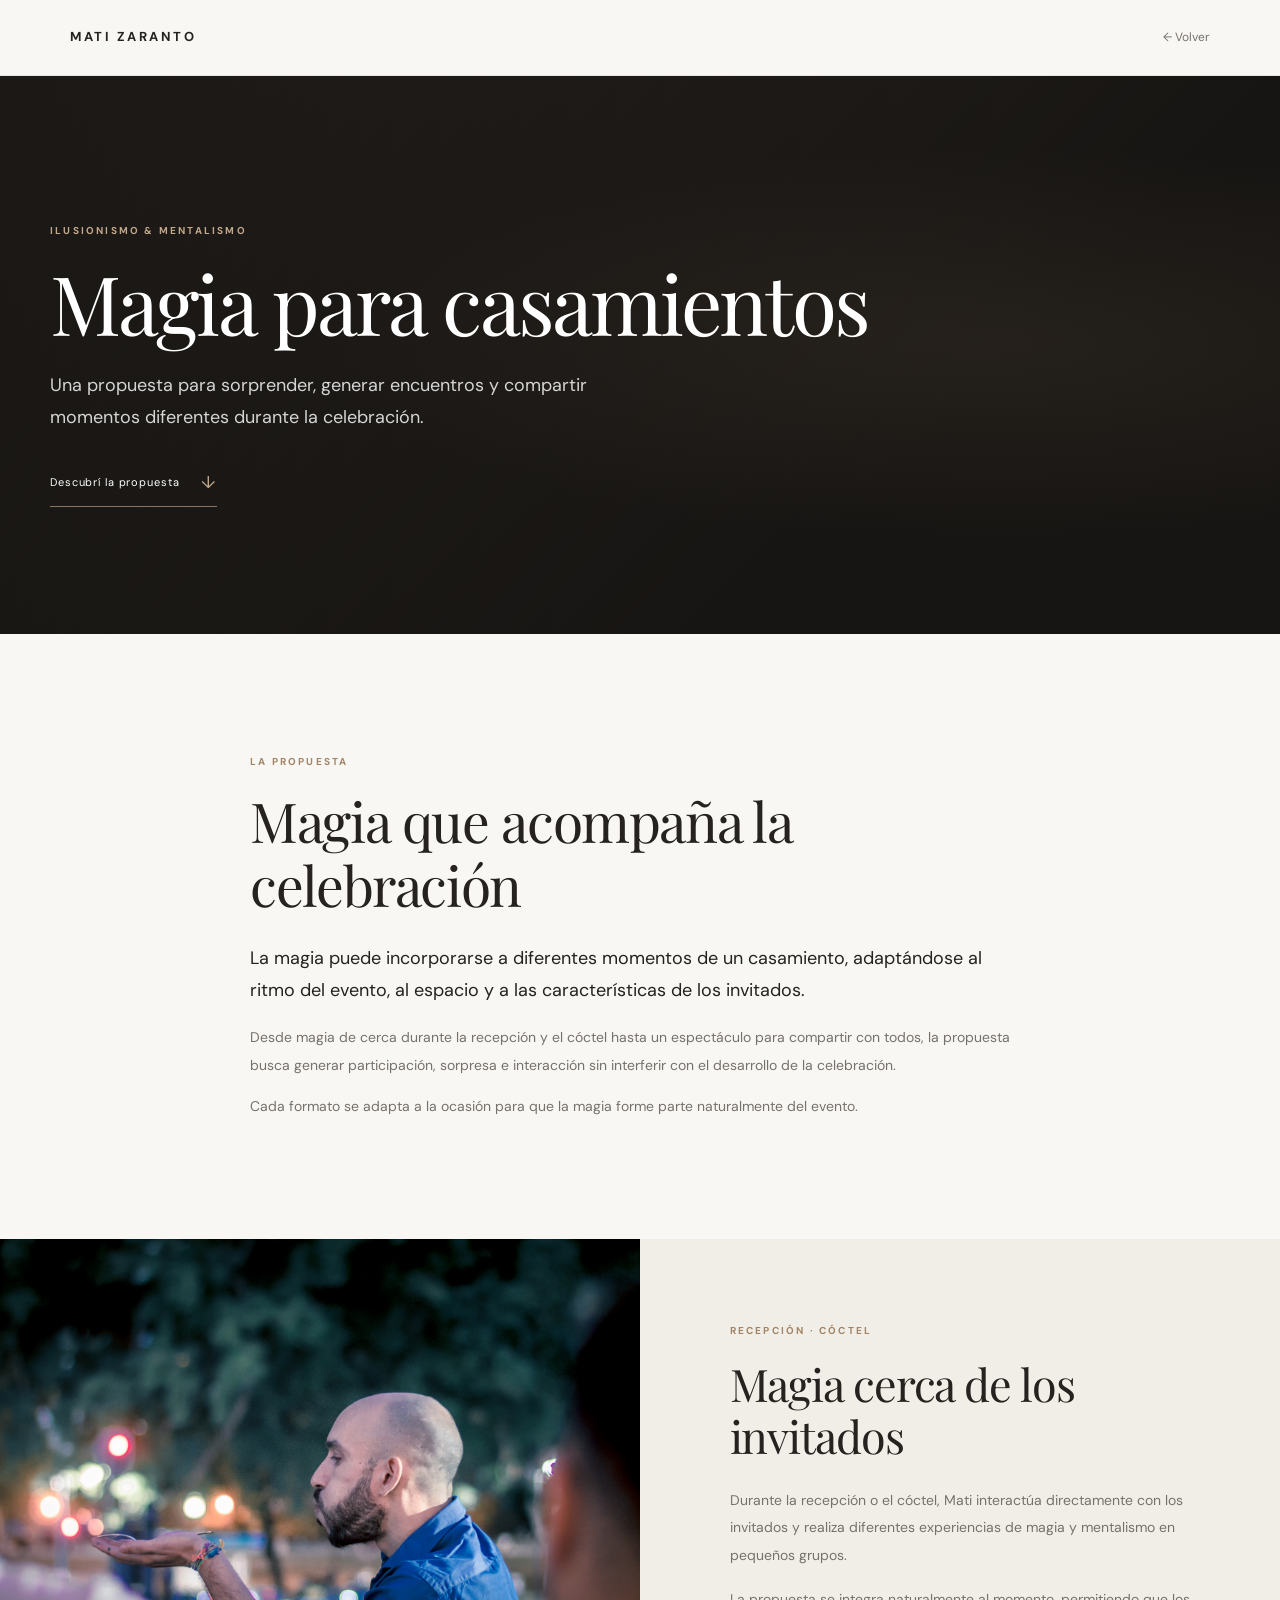
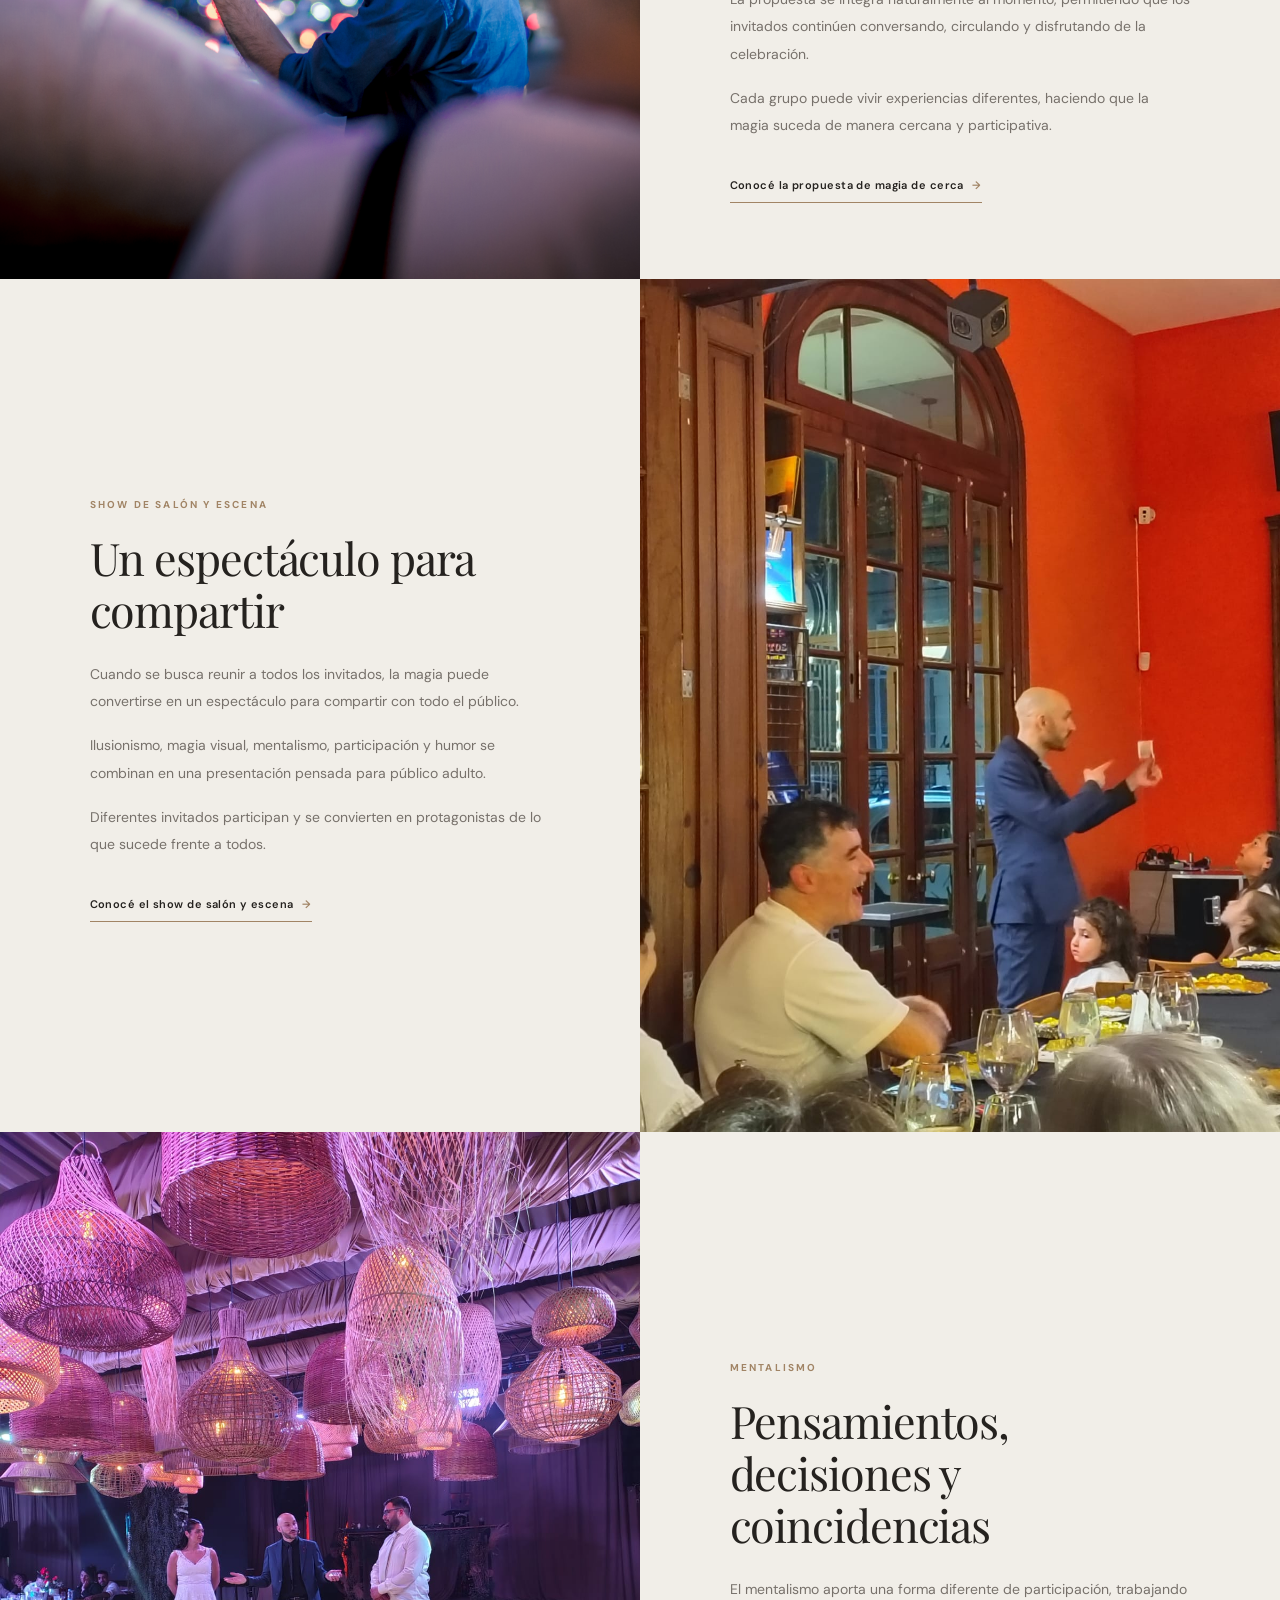
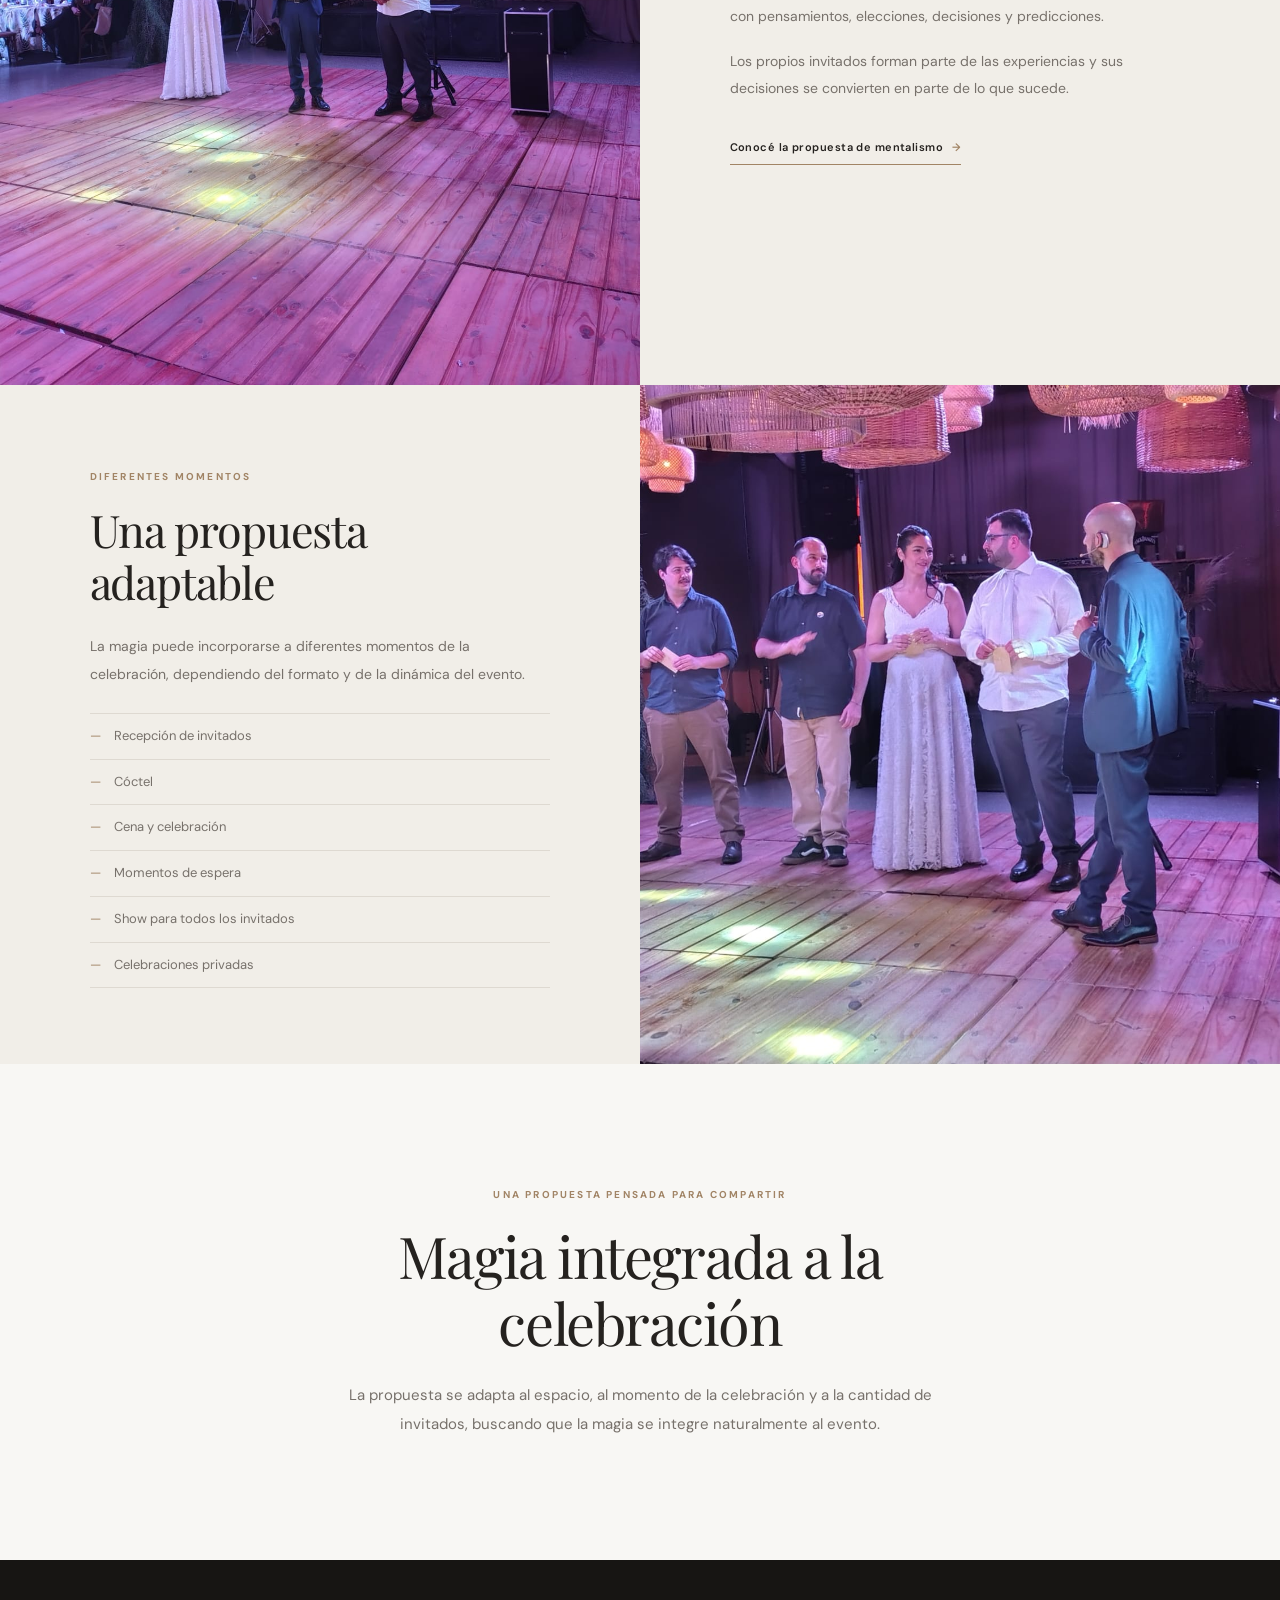
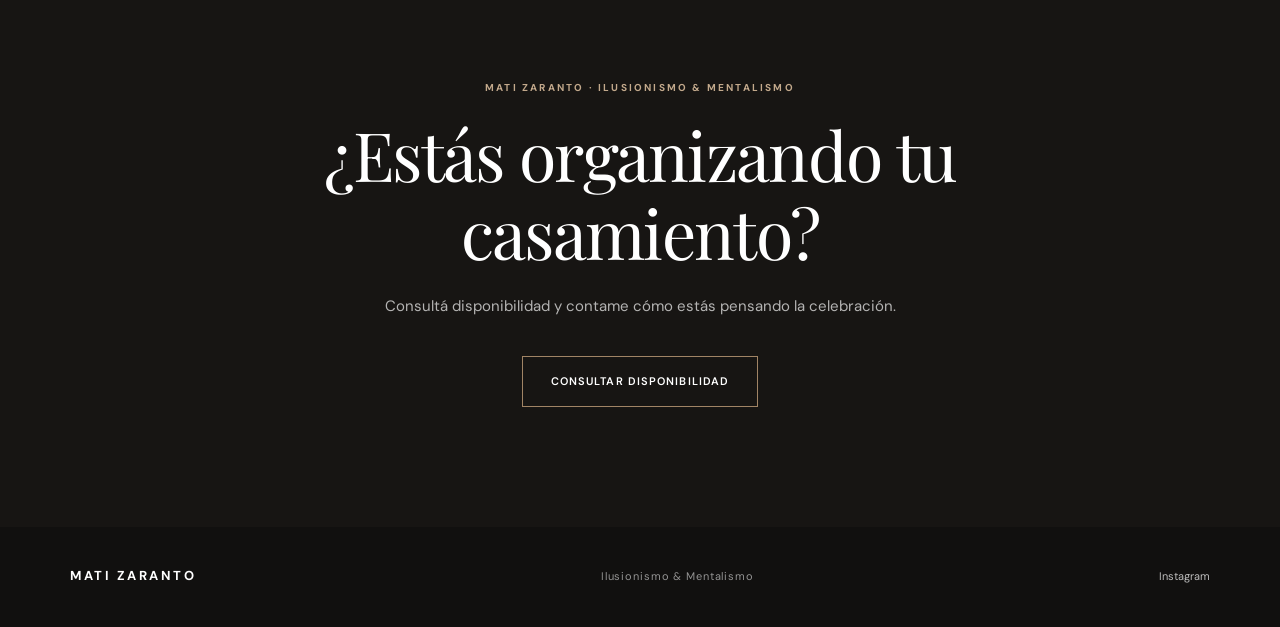
<file: magia-para-casamientos.html>
<!DOCTYPE html>
<html lang="es">
<head>
    <meta charset="UTF-8">
    <meta name="viewport" content="width=device-width, initial-scale=1.0">
    <title>Magia para Casamientos | Mati Zaranto</title>
    <meta name="description" content="Magia para casamientos en Rosario y alrededores. Mati Zaranto ofrece magia de cerca, mentalismo y shows de ilusionismo para compartir con los invitados.">
    <link rel="canonical" href="https://matizaranto.com.ar/magia-para-casamientos.html">
    <link rel="icon" type="image/png" href="/img/mz.png">
    <link rel="preconnect" href="https://fonts.googleapis.com">
    <link rel="preconnect" href="https://fonts.gstatic.com" crossorigin>
    <link href="https://fonts.googleapis.com/css2?family=DM+Sans:wght@400;500;600;700&family=Playfair+Display:wght@400;500;600;700&display=swap" rel="stylesheet">
    <link href="css/magia-para-casamientos.css" rel="stylesheet">

    <script type="application/ld+json">
    {
        "@context": "https://schema.org",
        "@type": "Service",
        "name": "Magia para casamientos",
        "description": "Magia de cerca, mentalismo y shows de ilusionismo para casamientos en Rosario y alrededores. Mati Zaranto ofrece propuestas adaptadas a diferentes momentos de la celebración y a la dinámica de cada evento.",
        "provider": {
            "@type": "Person",
            "name": "Mati Zaranto",
            "jobTitle": "Mago, Ilusionista y Mentalista",
            "url": "https://matizaranto.com.ar/"
        },
        "areaServed": {"@type": "City", "name": "Rosario"},
        "serviceType": ["Magia para casamientos", "Magia de cerca", "Mentalismo para eventos", "Show de magia", "Ilusionismo"],
        "url": "https://matizaranto.com.ar/magia-para-casamientos.html"
    }
    </script>
</head>

<body>
<header class="show-header">
    <a href="index.html" class="show-logo">MATI ZARANTO</a>
    <a href="index.html#shows" class="show-back">← Volver</a>
</header>

<main>
    <section class="show-title">
        <div class="show-title-overlay"></div>
        <div class="show-container show-title-content">
            <span class="show-label">Ilusionismo &amp; Mentalismo</span>
            <h1>Magia para casamientos</h1>
            <p>Una propuesta para sorprender, generar encuentros y compartir momentos diferentes durante la celebración.</p>
            <a href="#propuesta" class="show-title-link">Descubrí la propuesta <span>↓</span></a>
        </div>
    </section>

    <section class="show-intro" id="propuesta">
        <div class="show-intro-text">
            <span class="show-label">La propuesta</span>
            <h2>Magia que acompaña la celebración</h2>
            <p class="show-lead">La magia puede incorporarse a diferentes momentos de un casamiento, adaptándose al ritmo del evento, al espacio y a las características de los invitados.</p>
            <p>Desde magia de cerca durante la recepción y el cóctel hasta un espectáculo para compartir con todos, la propuesta busca generar participación, sorpresa e interacción sin interferir con el desarrollo de la celebración.</p>
            <p>Cada formato se adapta a la ocasión para que la magia forme parte naturalmente del evento.</p>
        </div>
    </section>

    <section class="show-feature">
        <div class="show-feature-image">
            <img src="img/portfolio/mati-zaranto-closeup-mentalismo.webp" alt="Mati Zaranto realizando magia de cerca durante un casamiento" loading="lazy">
        </div>
        <div class="show-feature-content">
            <span class="show-label">Recepción · Cóctel</span>
            <h2>Magia cerca de los invitados</h2>
            <p>Durante la recepción o el cóctel, Mati interactúa directamente con los invitados y realiza diferentes experiencias de magia y mentalismo en pequeños grupos.</p>
            <p>La propuesta se integra naturalmente al momento, permitiendo que los invitados continúen conversando, circulando y disfrutando de la celebración.</p>
            <p>Cada grupo puede vivir experiencias diferentes, haciendo que la magia suceda de manera cercana y participativa.</p>
            <a href="closeup.html" class="show-text-link">Conocé la propuesta de magia de cerca <span>→</span></a>
        </div>
    </section>

    <section class="show-feature show-feature-reverse">
        <div class="show-feature-image">
            <img src="img/portfolio/mati-zaranto-magia-humor.webp" alt="Show de magia e ilusionismo de Mati Zaranto" loading="lazy">
        </div>
        <div class="show-feature-content">
            <span class="show-label">Show de salón y escena</span>
            <h2>Un espectáculo para compartir</h2>
            <p>Cuando se busca reunir a todos los invitados, la magia puede convertirse en un espectáculo para compartir con todo el público.</p>
            <p>Ilusionismo, magia visual, mentalismo, participación y humor se combinan en una presentación pensada para público adulto.</p>
            <p>Diferentes invitados participan y se convierten en protagonistas de lo que sucede frente a todos.</p>
            <a href="salon.html" class="show-text-link">Conocé el show de salón y escena <span>→</span></a>
        </div>
    </section>

    <section class="show-feature">
        <div class="show-feature-image">
            <img src="img/portfolio/casamiento4_matizaranto.webp" alt="Mati Zaranto realizando mentalismo durante un casamiento" loading="lazy">
        </div>
        <div class="show-feature-content">
            <span class="show-label">Mentalismo</span>
            <h2>Pensamientos, decisiones y coincidencias</h2>
            <p>El mentalismo aporta una forma diferente de participación, trabajando con pensamientos, elecciones, decisiones y predicciones.</p>
            <p>Los propios invitados forman parte de las experiencias y sus decisiones se convierten en parte de lo que sucede.</p>
            <a href="mentalismo.html" class="show-text-link">Conocé la propuesta de mentalismo <span>→</span></a>
        </div>
    </section>

    <section class="show-feature show-feature-reverse">
        <div class="show-feature-image">
            <img src="img/portfolio/matizaranto_casamiento2.webp" alt="Magia de Mati Zaranto para celebraciones y casamientos" loading="lazy">
        </div>
        <div class="show-feature-content">
            <span class="show-label">Diferentes momentos</span>
            <h2>Una propuesta adaptable</h2>
            <p>La magia puede incorporarse a diferentes momentos de la celebración, dependiendo del formato y de la dinámica del evento.</p>
            <ul>
                <li>Recepción de invitados</li>
                <li>Cóctel</li>
                <li>Cena y celebración</li>
                <li>Momentos de espera</li>
                <li>Show para todos los invitados</li>
                <li>Celebraciones privadas</li>
            </ul>
        </div>
    </section>

    <section class="show-details">
        <div class="show-details-inner">
            <span class="show-label">Una propuesta pensada para compartir</span>
            <h2>Magia integrada a la celebración</h2>
            <p>La propuesta se adapta al espacio, al momento de la celebración y a la cantidad de invitados, buscando que la magia se integre naturalmente al evento.</p>
        </div>
    </section>

    <section class="show-cta">
        <span class="show-label">Mati Zaranto · Ilusionismo &amp; Mentalismo</span>
        <h2>¿Estás organizando tu casamiento?</h2>
        <p>Consultá disponibilidad y contame cómo estás pensando la celebración.</p>
        <a href="index.html#contacto" class="show-cta-button">Consultar disponibilidad</a>
    </section>
</main>

<footer class="show-footer">
    <a href="index.html" class="show-footer-logo">MATI ZARANTO</a>
    <p>Ilusionismo &amp; Mentalismo</p>
    <a href="https://www.instagram.com/matizaranto/" target="_blank" rel="noopener">Instagram</a>
</footer>
</body>
</html>
</file>
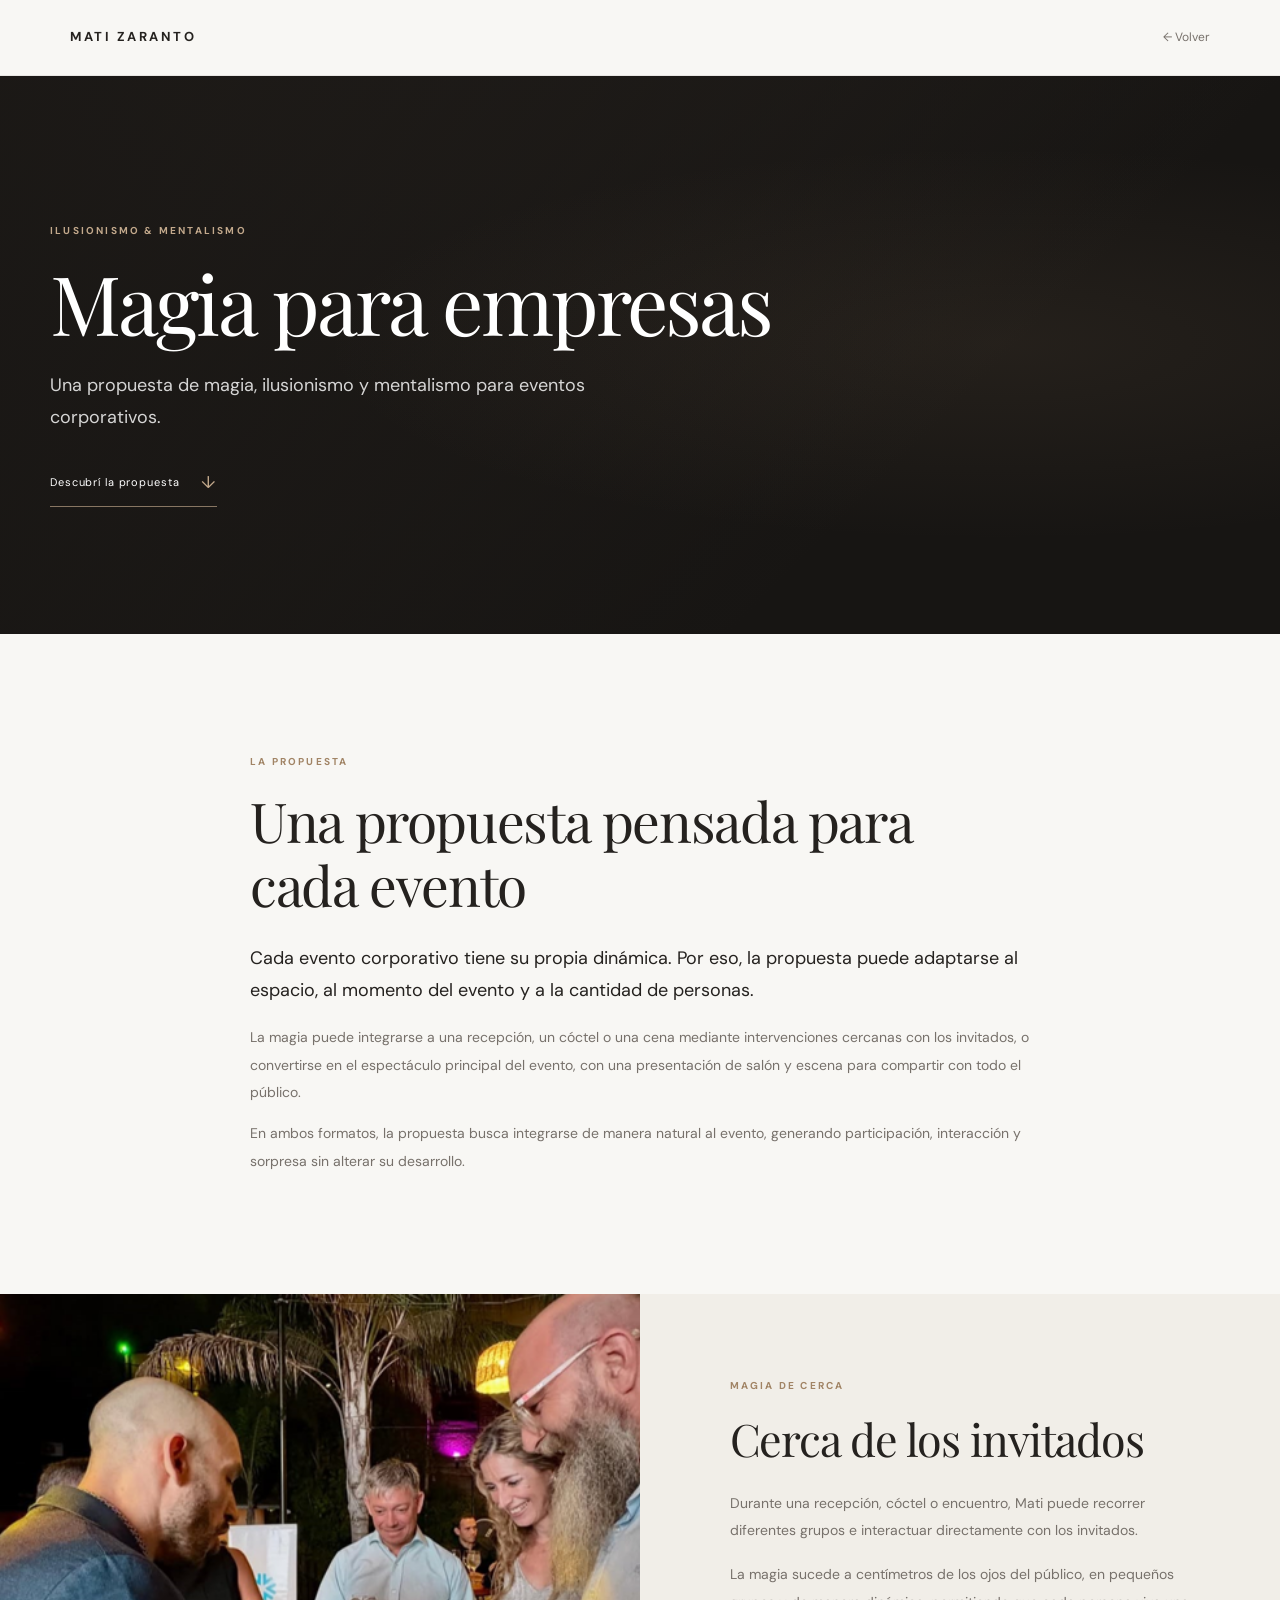
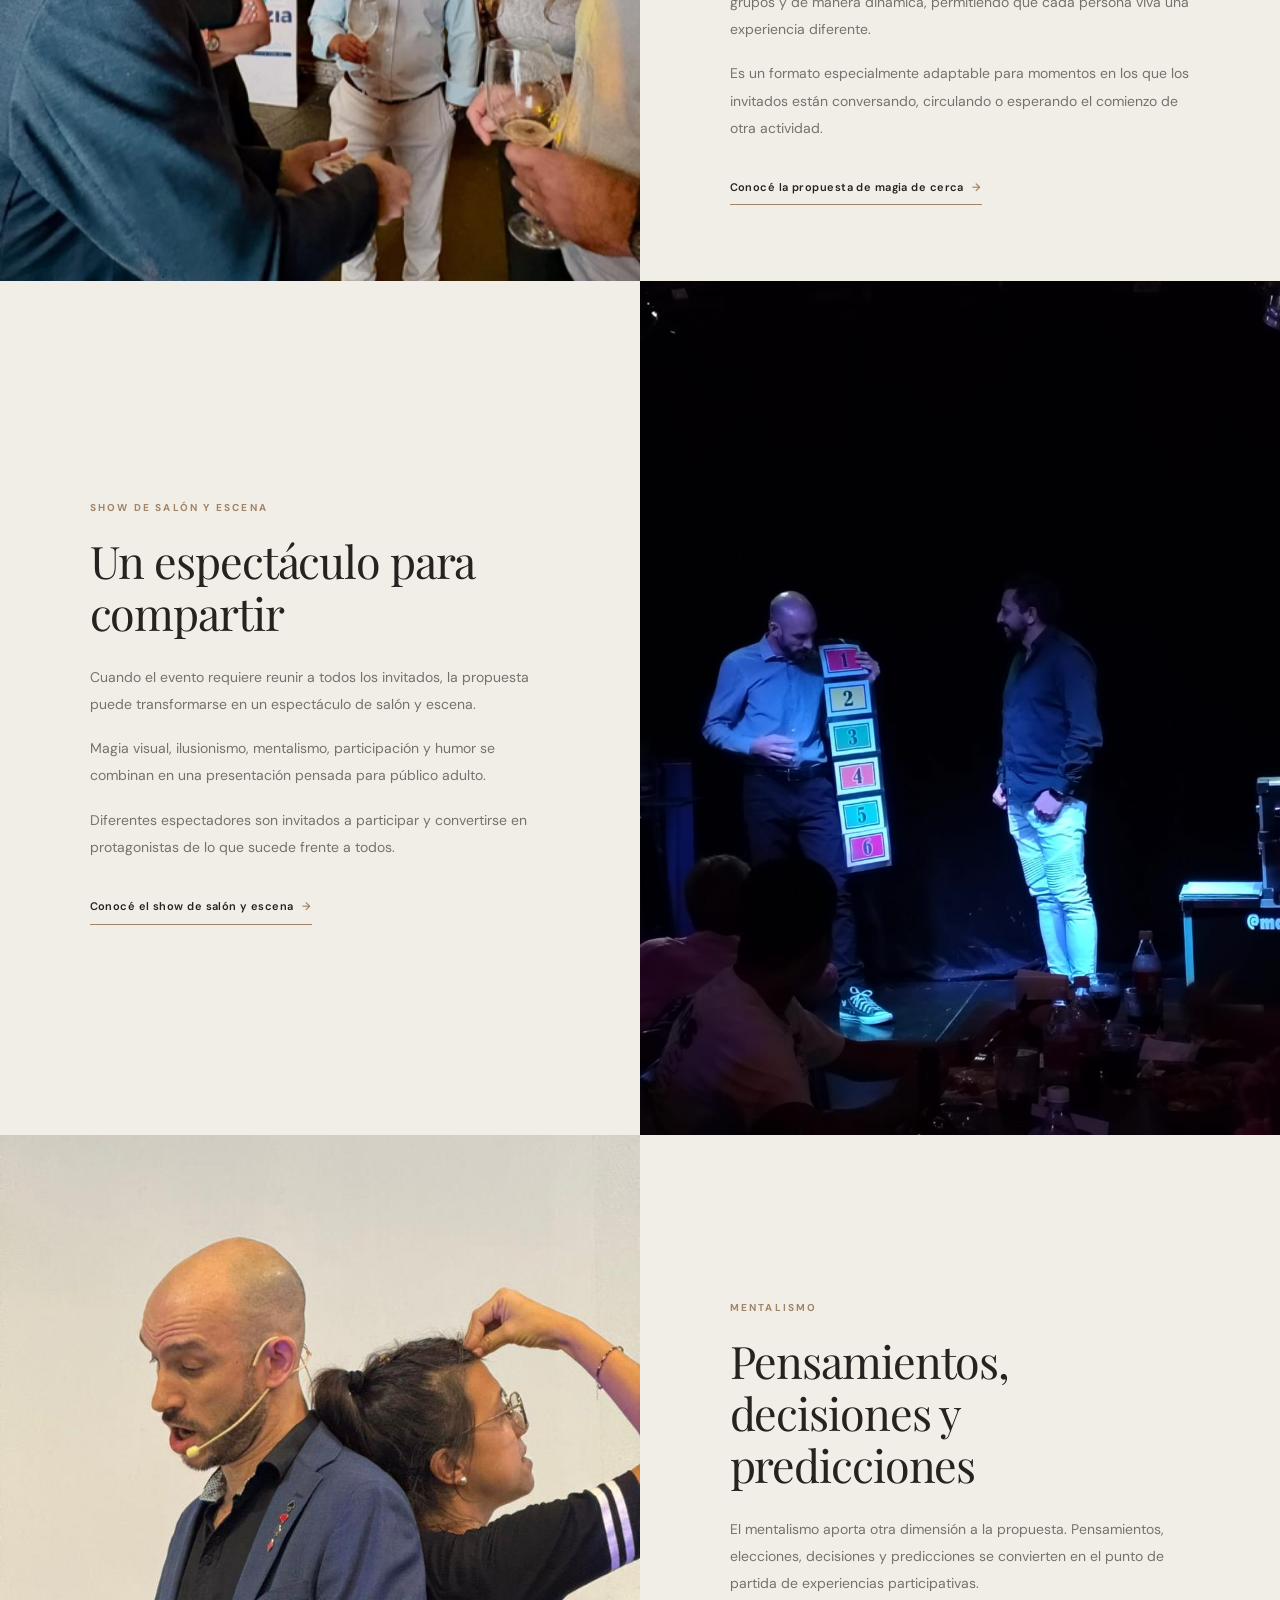
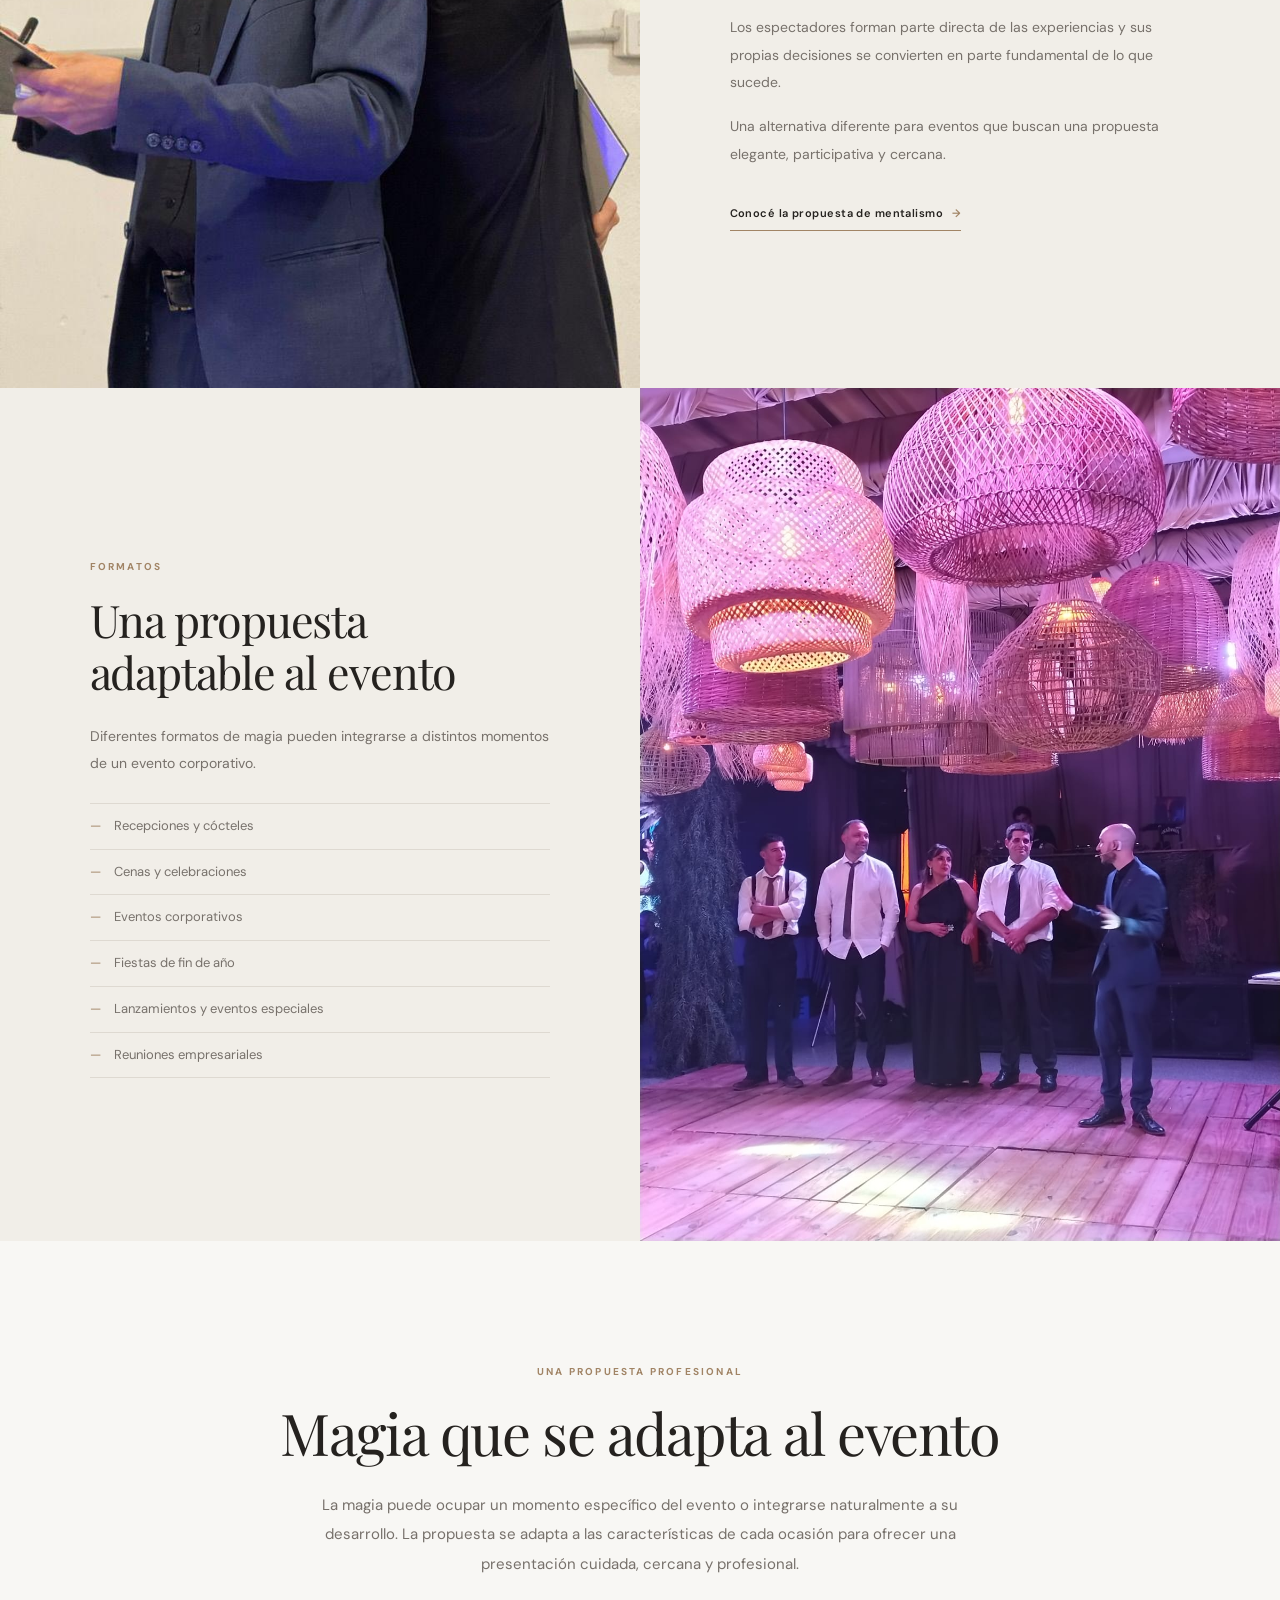
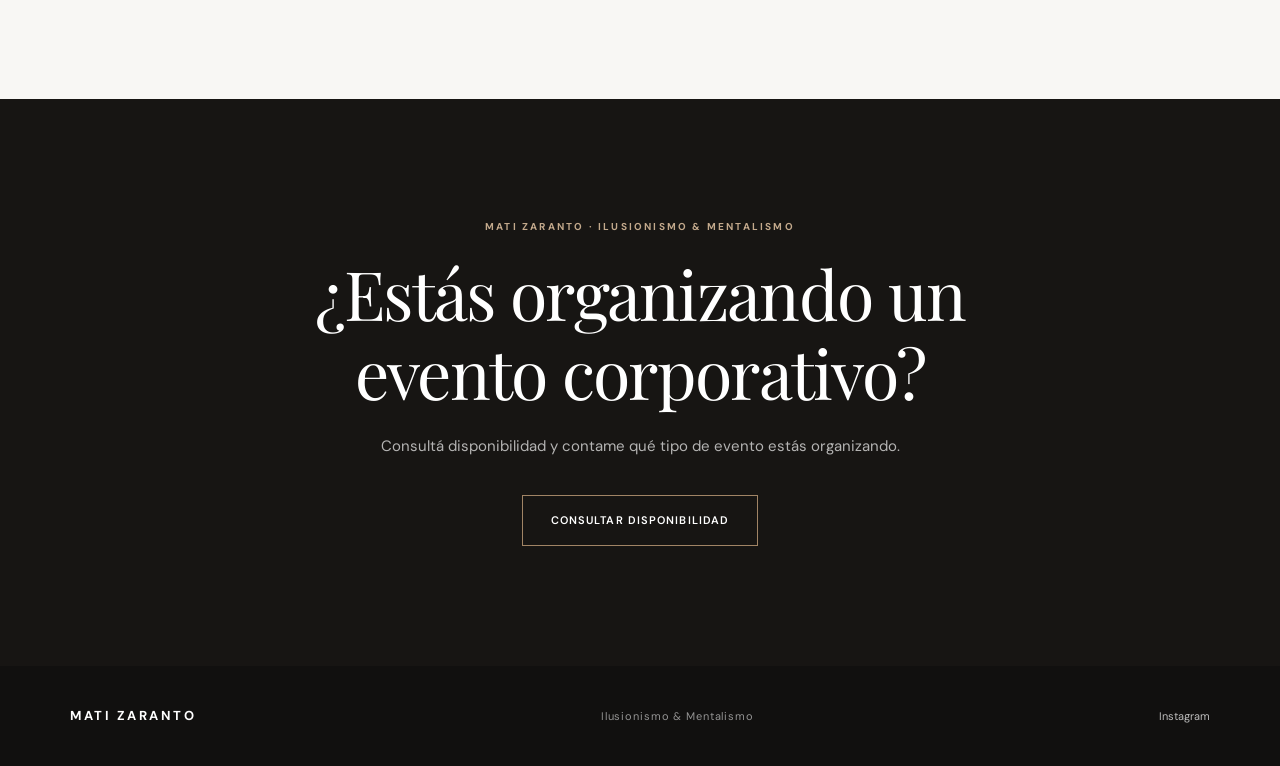
<file: magia-para-empresas.html>
<!DOCTYPE html>
<html lang="es">
<head>
    <!-- Google tag (gtag.js) -->
    <script async src="https://www.googletagmanager.com/gtag/js?id=G-0EGZ3QR1SS"></script>
    <script>
        window.dataLayer = window.dataLayer || [];
        function gtag(){dataLayer.push(arguments);}
        gtag('js', new Date());
        gtag('config', 'G-0EGZ3QR1SS');
    </script>

    <meta charset="UTF-8">
    <meta name="viewport" content="width=device-width, initial-scale=1.0">
    <title>Magia para Empresas | Mati Zaranto</title>
    <meta name="description" content="Magia para empresas y eventos corporativos en Rosario. Mati Zaranto presenta propuestas de magia de cerca, ilusionismo y mentalismo adaptadas a cada evento.">
    <link rel="canonical" href="https://matizaranto.com.ar/magia-para-empresas.html">
    <link rel="icon" type="image/png" href="/img/mz.png">

    <link rel="preconnect" href="https://fonts.googleapis.com">
    <link rel="preconnect" href="https://fonts.gstatic.com" crossorigin>
    <link href="https://fonts.googleapis.com/css2?family=DM+Sans:wght@400;500;600;700&family=Playfair+Display:wght@400;500;600;700&display=swap" rel="stylesheet">
    <link href="css/magia-para-empresas.css" rel="stylesheet">

    <script type="application/ld+json">
    {
        "@context": "https://schema.org",
        "@type": "Service",
        "name": "Magia para empresas",
        "description": "Magia de cerca, ilusionismo y mentalismo para empresas y eventos corporativos en Rosario y alrededores. Mati Zaranto ofrece propuestas adaptadas al formato y la dinámica de cada evento.",
        "provider": {
            "@type": "Person",
            "name": "Mati Zaranto",
            "jobTitle": "Mago, Ilusionista y Mentalista",
            "url": "https://matizaranto.com.ar/"
        },
        "areaServed": {"@type": "City", "name": "Rosario"},
        "serviceType": [
            "Magia para empresas",
            "Magia para eventos corporativos",
            "Ilusionismo para empresas",
            "Mentalismo para empresas",
            "Magia de cerca",
            "Show de magia"
        ],
        "url": "https://matizaranto.com.ar/magia-para-empresas.html"
    }
    </script>
</head>

<body>
<header class="show-header">
    <a href="index.html" class="show-logo">MATI ZARANTO</a>
    <a href="index.html#shows" class="show-back">← Volver</a>
</header>

<main>
    <section class="show-title">
        <div class="show-title-overlay"></div>
        <div class="show-container show-title-content">
            <span class="show-label">Ilusionismo &amp; Mentalismo</span>
            <h1>Magia para empresas</h1>
            <p>Una propuesta de magia, ilusionismo y mentalismo para eventos corporativos.</p>
            <a href="#propuesta" class="show-title-link">Descubrí la propuesta <span>↓</span></a>
        </div>
    </section>

    <section class="show-intro" id="propuesta">
        <div class="show-intro-text">
            <span class="show-label">La propuesta</span>
            <h2>Una propuesta pensada para cada evento</h2>
            <p class="show-lead">Cada evento corporativo tiene su propia dinámica. Por eso, la propuesta puede adaptarse al espacio, al momento del evento y a la cantidad de personas.</p>
            <p>La magia puede integrarse a una recepción, un cóctel o una cena mediante intervenciones cercanas con los invitados, o convertirse en el espectáculo principal del evento, con una presentación de salón y escena para compartir con todo el público.</p>
            <p>En ambos formatos, la propuesta busca integrarse de manera natural al evento, generando participación, interacción y sorpresa sin alterar su desarrollo.</p>
        </div>
    </section>

    <section class="show-feature">
        <div class="show-feature-image">
            <img src="img/portfolio/cerca.webp" alt="Mati Zaranto realizando magia de cerca en un evento corporativo" loading="lazy">
        </div>
        <div class="show-feature-content">
            <span class="show-label">Magia de cerca</span>
            <h2>Cerca de los invitados</h2>
            <p>Durante una recepción, cóctel o encuentro, Mati puede recorrer diferentes grupos e interactuar directamente con los invitados.</p>
            <p>La magia sucede a centímetros de los ojos del público, en pequeños grupos y de manera dinámica, permitiendo que cada persona viva una experiencia diferente.</p>
            <p>Es un formato especialmente adaptable para momentos en los que los invitados están conversando, circulando o esperando el comienzo de otra actividad.</p>
            <a href="closeup.html" class="show-text-link">Conocé la propuesta de magia de cerca <span>→</span></a>
        </div>
    </section>

    <section class="show-feature show-feature-reverse">
        <div class="show-feature-image">
            <img src="img/portfolio/mosque.webp" alt="Show de magia y mentalismo de Mati Zaranto para eventos" loading="lazy">
        </div>
        <div class="show-feature-content">
            <span class="show-label">Show de salón y escena</span>
            <h2>Un espectáculo para compartir</h2>
            <p>Cuando el evento requiere reunir a todos los invitados, la propuesta puede transformarse en un espectáculo de salón y escena.</p>
            <p>Magia visual, ilusionismo, mentalismo, participación y humor se combinan en una presentación pensada para público adulto.</p>
            <p>Diferentes espectadores son invitados a participar y convertirse en protagonistas de lo que sucede frente a todos.</p>
            <a href="salon.html" class="show-text-link">Conocé el show de salón y escena <span>→</span></a>
        </div>
    </section>

    <section class="show-feature">
        <div class="show-feature-image">
            <img src="img/portfolio/lee.webp" alt="Mati Zaranto realizando mentalismo en un evento corporativo" loading="lazy">
        </div>
        <div class="show-feature-content">
            <span class="show-label">Mentalismo</span>
            <h2>Pensamientos, decisiones y predicciones</h2>
            <p>El mentalismo aporta otra dimensión a la propuesta. Pensamientos, elecciones, decisiones y predicciones se convierten en el punto de partida de experiencias participativas.</p>
            <p>Los espectadores forman parte directa de las experiencias y sus propias decisiones se convierten en parte fundamental de lo que sucede.</p>
            <p>Una alternativa diferente para eventos que buscan una propuesta elegante, participativa y cercana.</p>
            <a href="mentalismo.html" class="show-text-link">Conocé la propuesta de mentalismo <span>→</span></a>
        </div>
    </section>

    <section class="show-feature show-feature-reverse">
        <div class="show-feature-image">
            <img src="img/portfolio/matizaranto.webp" alt="Mati Zaranto realizando magia para eventos corporativos" loading="lazy">
        </div>
        <div class="show-feature-content">
            <span class="show-label">Formatos</span>
            <h2>Una propuesta adaptable al evento</h2>
            <p>Diferentes formatos de magia pueden integrarse a distintos momentos de un evento corporativo.</p>
            <ul>
                <li>Recepciones y cócteles</li>
                <li>Cenas y celebraciones</li>
                <li>Eventos corporativos</li>
                <li>Fiestas de fin de año</li>
                <li>Lanzamientos y eventos especiales</li>
                <li>Reuniones empresariales</li>
            </ul>
        </div>
    </section>

    <section class="show-details">
        <div class="show-details-inner">
            <span class="show-label">Una propuesta profesional</span>
            <h2>Magia que se adapta al evento</h2>
            <p>La magia puede ocupar un momento específico del evento o integrarse naturalmente a su desarrollo. La propuesta se adapta a las características de cada ocasión para ofrecer una presentación cuidada, cercana y profesional.</p>
        </div>
    </section>

    <section class="show-cta">
        <span class="show-label">Mati Zaranto · Ilusionismo &amp; Mentalismo</span>
        <h2>¿Estás organizando un evento corporativo?</h2>
        <p>Consultá disponibilidad y contame qué tipo de evento estás organizando.</p>
        <a href="index.html#contacto" class="show-cta-button">Consultar disponibilidad</a>
    </section>
</main>

<footer class="show-footer">
    <a href="index.html" class="show-footer-logo">MATI ZARANTO</a>
    <p>Ilusionismo &amp; Mentalismo</p>
    <a href="https://www.instagram.com/matizaranto/" target="_blank" rel="noopener">Instagram</a>
</footer>
</body>
</html>
</file>
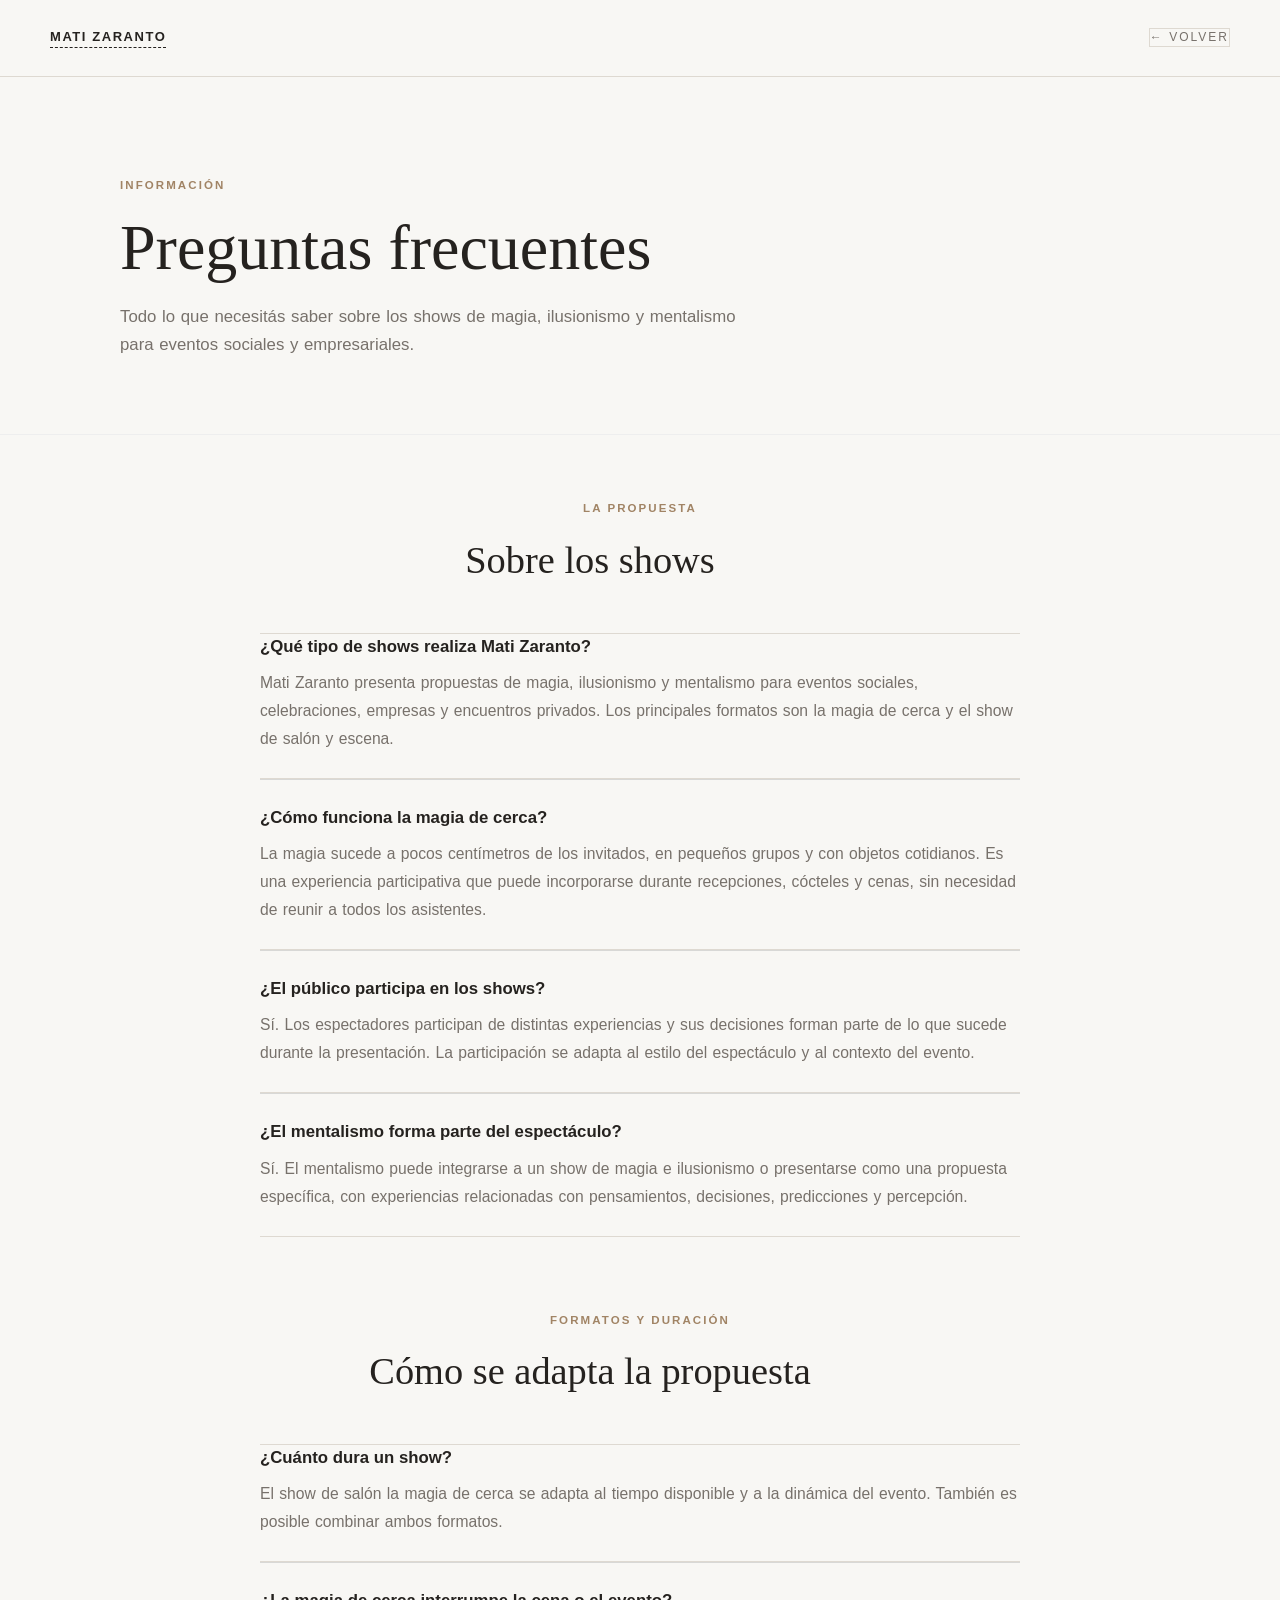
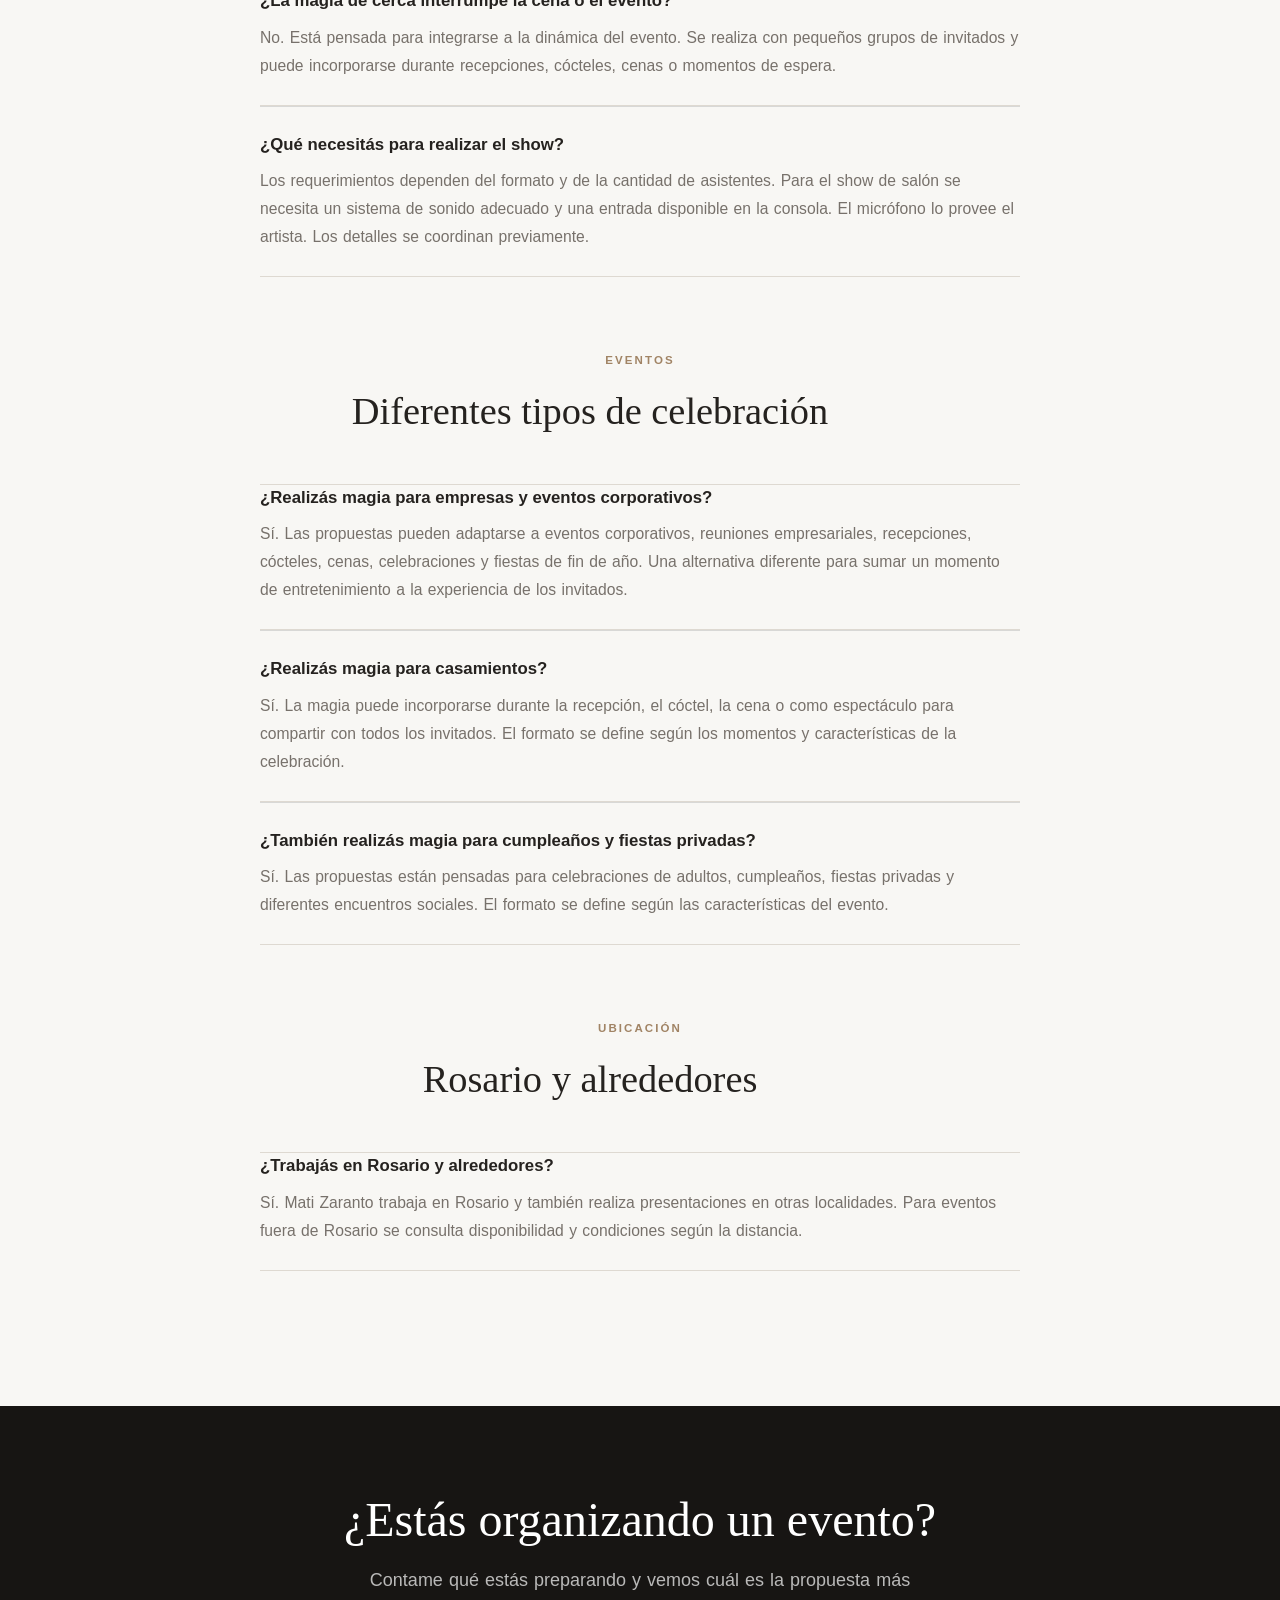
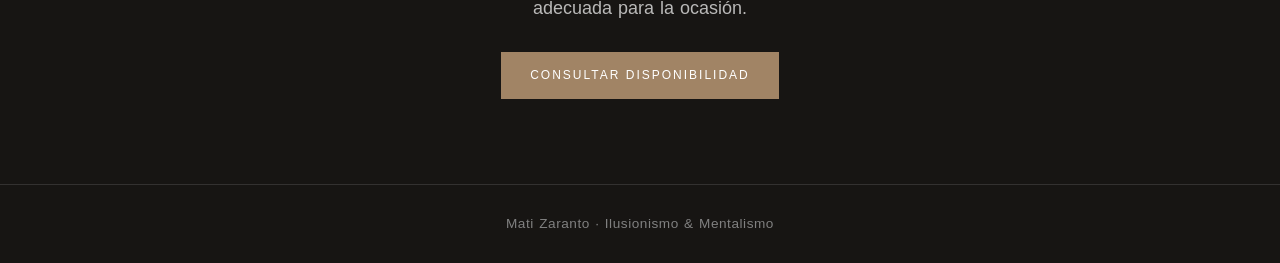
<file: preguntas-frecuentes.html>
<!DOCTYPE html>
<html lang="es">

<head>
    <meta charset="UTF-8">
    <meta name="viewport" content="width=device-width, initial-scale=1.0">

    <title>Preguntas frecuentes sobre Shows de Magia | Mati Zaranto</title>

    <meta
        name="description"
        content="Respuestas sobre shows de magia, ilusionismo y mentalismo para eventos sociales y empresariales en Rosario. Formatos, duración y contratación."
    >

    <meta name="robots" content="index, follow">

    <link
        rel="canonical"
        href="https://matizaranto.com.ar/preguntas-frecuentes.html"
    >

    <meta property="og:type" content="website">
    <meta property="og:title" content="Preguntas frecuentes | Mati Zaranto">
    <meta
        property="og:description"
        content="Conocé los formatos, duración y características de las propuestas de magia, ilusionismo y mentalismo para eventos."
    >
    <meta
        property="og:url"
        content="https://matizaranto.com.ar/preguntas-frecuentes.html"
    >
    <meta
        property="og:image"
        content="https://matizaranto.com.ar/img/portfolio/magiadecerca.png"
    >

    <link
        href="assets/bootstrap/css/bootstrap.min.css"
        rel="stylesheet"
    >

    <link href="css/style.css" rel="stylesheet">
    <link href="css/preguntas-frecuentes.css" rel="stylesheet">

    <link rel="icon" type="image/png" href="/img/mz.png">

    <!-- SCHEMA FAQ -->

    <script type="application/ld+json">
    {
        "@context": "https://schema.org",
        "@type": "FAQPage",
        "mainEntity": [
            {
                "@type": "Question",
                "name": "¿Qué tipo de shows realiza Mati Zaranto?",
                "acceptedAnswer": {
                    "@type": "Answer",
                    "text": "Mati Zaranto presenta propuestas de magia, ilusionismo y mentalismo para eventos sociales, celebraciones, empresas y encuentros privados. Los principales formatos son la magia de cerca y el show de salón y escena."
                }
            },
            {
                "@type": "Question",
                "name": "¿Cómo funciona la magia de cerca?",
                "acceptedAnswer": {
                    "@type": "Answer",
                    "text": "La magia de cerca sucede a pocos centímetros de los invitados y en pequeños grupos. Puede realizarse durante recepciones, cócteles y cenas, integrándose a la dinámica del evento."
                }
            },
            {
                "@type": "Question",
                "name": "¿El público participa en los shows?",
                "acceptedAnswer": {
                    "@type": "Answer",
                    "text": "Sí. Los espectadores participan de distintas experiencias y sus decisiones forman parte de lo que sucede durante la presentación. La participación se adapta al estilo del espectáculo y al contexto del evento."
                }
            },
            {
                "@type": "Question",
                "name": "¿El mentalismo forma parte del espectáculo?",
                "acceptedAnswer": {
                    "@type": "Answer",
                    "text": "Sí. El mentalismo puede integrarse a un show de magia e ilusionismo o presentarse como una propuesta específica, con experiencias relacionadas con pensamientos, decisiones, predicciones y percepción."
                }
            },
            {
                "@type": "Question",
                "name": "¿Cuánto dura un show?",
                "acceptedAnswer": {
                    "@type": "Answer",
                    "text": "El show de salón y escena tiene una duración aproximada de 45 minutos. La magia de cerca se adapta al tiempo disponible y a la dinámica del evento. También es posible combinar ambos formatos."
                }
            },
            {
                "@type": "Question",
                "name": "¿La magia de cerca interrumpe la cena o el evento?",
                "acceptedAnswer": {
                    "@type": "Answer",
                    "text": "No. La magia de cerca está pensada para integrarse a la dinámica del evento. Se realiza con pequeños grupos de invitados y puede incorporarse durante recepciones, cócteles, cenas o momentos de espera."
                }
            },
            {
                "@type": "Question",
                "name": "¿Qué necesitás para realizar el show?",
                "acceptedAnswer": {
                    "@type": "Answer",
                    "text": "Los requerimientos dependen del formato y de la cantidad de asistentes. Para el show de salón se necesita un sistema de sonido adecuado y una entrada disponible en la consola. El micrófono lo provee el artista. Los detalles se coordinan previamente."
                }
            },
            {
                "@type": "Question",
                "name": "¿Realizás magia para empresas y eventos corporativos?",
                "acceptedAnswer": {
                    "@type": "Answer",
                    "text": "Sí. Las propuestas pueden adaptarse a eventos corporativos, reuniones empresariales, recepciones, cócteles, cenas, celebraciones y fiestas de fin de año."
                }
            },
            {
                "@type": "Question",
                "name": "¿Realizás magia para casamientos?",
                "acceptedAnswer": {
                    "@type": "Answer",
                    "text": "Sí. La magia puede incorporarse durante la recepción, el cóctel, la cena o como espectáculo para compartir con todos los invitados."
                }
            },
            {
                "@type": "Question",
                "name": "¿También realizás magia para cumpleaños y fiestas privadas?",
                "acceptedAnswer": {
                    "@type": "Answer",
                    "text": "Sí. Las propuestas están pensadas para celebraciones de adultos, cumpleaños, fiestas privadas y diferentes encuentros sociales. El formato se define según las características del evento."
                }
            },
            {
                "@type": "Question",
                "name": "¿Trabajás en Rosario y alrededores?",
                "acceptedAnswer": {
                    "@type": "Answer",
                    "text": "Sí. Mati Zaranto trabaja en Rosario y también realiza presentaciones en otras localidades. Para eventos fuera de Rosario se consulta disponibilidad y condiciones según la distancia."
                }
            }
        ]
    }
    </script>

</head>

<body>

<header class="show-header">

    <a href="index.html" class="show-logo">
        MATI ZARANTO
    </a>

    <a href="index.html#shows" class="show-back">
        ← Volver
    </a>

</header>

<main>

    <!-- HERO -->

    <section class="show-title">

        <div class="show-container">

            <span class="show-label">
                Información
            </span>

            <h1>
                Preguntas frecuentes
            </h1>

            <p>
                Todo lo que necesitás saber sobre los shows de magia,
                ilusionismo y mentalismo para eventos sociales y empresariales.
            </p>

        </div>

    </section>


    <!-- PREGUNTAS -->

    <section class="show-details">

        <div class="show-details-inner">

            <!-- PROPUESTAS -->

            <span class="show-label">
                La propuesta
            </span>

            <h2>
                Sobre los shows
            </h2>

            <div class="faq-preview">

                <h3>
                    ¿Qué tipo de shows realiza Mati Zaranto?
                </h3>

                <p>
                    Mati Zaranto presenta propuestas de magia, ilusionismo
                    y mentalismo para eventos sociales, celebraciones,
                    empresas y encuentros privados. Los principales formatos
                    son la magia de cerca y el show de salón y escena.
                </p>

                <h3>
                    ¿Cómo funciona la magia de cerca?
                </h3>

                <p>
                    La magia sucede a pocos centímetros de los invitados,
                    en pequeños grupos y con objetos cotidianos. Es una
                    experiencia participativa que puede incorporarse durante
                    recepciones, cócteles y cenas, sin necesidad de reunir
                    a todos los asistentes.
                </p>

                <h3>
                    ¿El público participa en los shows?
                </h3>

                <p>
                    Sí. Los espectadores participan de distintas experiencias
                    y sus decisiones forman parte de lo que sucede durante
                    la presentación. La participación se adapta al estilo
                    del espectáculo y al contexto del evento.
                </p>

                <h3>
                    ¿El mentalismo forma parte del espectáculo?
                </h3>

                <p>
                    Sí. El mentalismo puede integrarse a un show de magia
                    e ilusionismo o presentarse como una propuesta específica,
                    con experiencias relacionadas con pensamientos,
                    decisiones, predicciones y percepción.
                </p>

            </div>


            <!-- FORMATOS Y DURACIÓN -->

            <span class="show-label faq-section-label">
                Formatos y duración
            </span>

            <h2>
                Cómo se adapta la propuesta
            </h2>

            <div class="faq-preview">

                <h3>
                    ¿Cuánto dura un show?
                </h3>

                <p>
                    El show de salón la magia de cerca se adapta al tiempo
                    disponible y a la dinámica del evento. También es posible
                    combinar ambos formatos.
                </p>

                <h3>
                    ¿La magia de cerca interrumpe la cena o el evento?
                </h3>

                <p>
                    No. Está pensada para integrarse a la dinámica del evento.
                    Se realiza con pequeños grupos de invitados y puede
                    incorporarse durante recepciones, cócteles, cenas
                    o momentos de espera.
                </p>

                <h3>
                    ¿Qué necesitás para realizar el show?
                </h3>

                <p>
                    Los requerimientos dependen del formato y de la cantidad
                    de asistentes. Para el show de salón se necesita un
                    sistema de sonido adecuado y una entrada disponible
                    en la consola. El micrófono lo provee el artista.
                    Los detalles se coordinan previamente.
                </p>

            </div>


            <!-- EVENTOS -->

            <span class="show-label faq-section-label">
                Eventos
            </span>

            <h2>
                Diferentes tipos de celebración
            </h2>

            <div class="faq-preview">

                <h3>
                    ¿Realizás magia para empresas y eventos corporativos?
                </h3>

                <p>
                    Sí. Las propuestas pueden adaptarse a eventos
                    corporativos, reuniones empresariales, recepciones,
                    cócteles, cenas, celebraciones y fiestas de fin de año.
                    Una alternativa diferente para sumar un momento
                    de entretenimiento a la experiencia de los invitados.
                </p>

                <h3>
                    ¿Realizás magia para casamientos?
                </h3>

                <p>
                    Sí. La magia puede incorporarse durante la recepción,
                    el cóctel, la cena o como espectáculo para compartir
                    con todos los invitados. El formato se define según
                    los momentos y características de la celebración.
                </p>

                <h3>
                    ¿También realizás magia para cumpleaños y fiestas privadas?
                </h3>

                <p>
                    Sí. Las propuestas están pensadas para celebraciones
                    de adultos, cumpleaños, fiestas privadas y diferentes
                    encuentros sociales. El formato se define según
                    las características del evento.
                </p>

            </div>


            <!-- UBICACIÓN -->

            <span class="show-label faq-section-label">
                Ubicación
            </span>

            <h2>
                Rosario y alrededores
            </h2>

            <div class="faq-preview">

                <h3>
                    ¿Trabajás en Rosario y alrededores?
                </h3>

                <p>
                    Sí. Mati Zaranto trabaja en Rosario y también realiza
                    presentaciones en otras localidades. Para eventos
                    fuera de Rosario se consulta disponibilidad y condiciones
                    según la distancia.
                </p>

            </div>

        </div>

    </section>


    <!-- CTA -->

    <section class="show-cta">

        <h2>
            ¿Estás organizando un evento?
        </h2>

        <p>
            Contame qué estás preparando y vemos cuál es la propuesta
            más adecuada para la ocasión.
        </p>

        <a
            href="index.html#contacto"
            class="show-cta-button"
        >
            Consultar disponibilidad
        </a>

    </section>

</main>


<footer class="show-footer">

    <p>
        Mati Zaranto · Ilusionismo &amp; Mentalismo
    </p>

</footer>

</body>
</html>
</file>
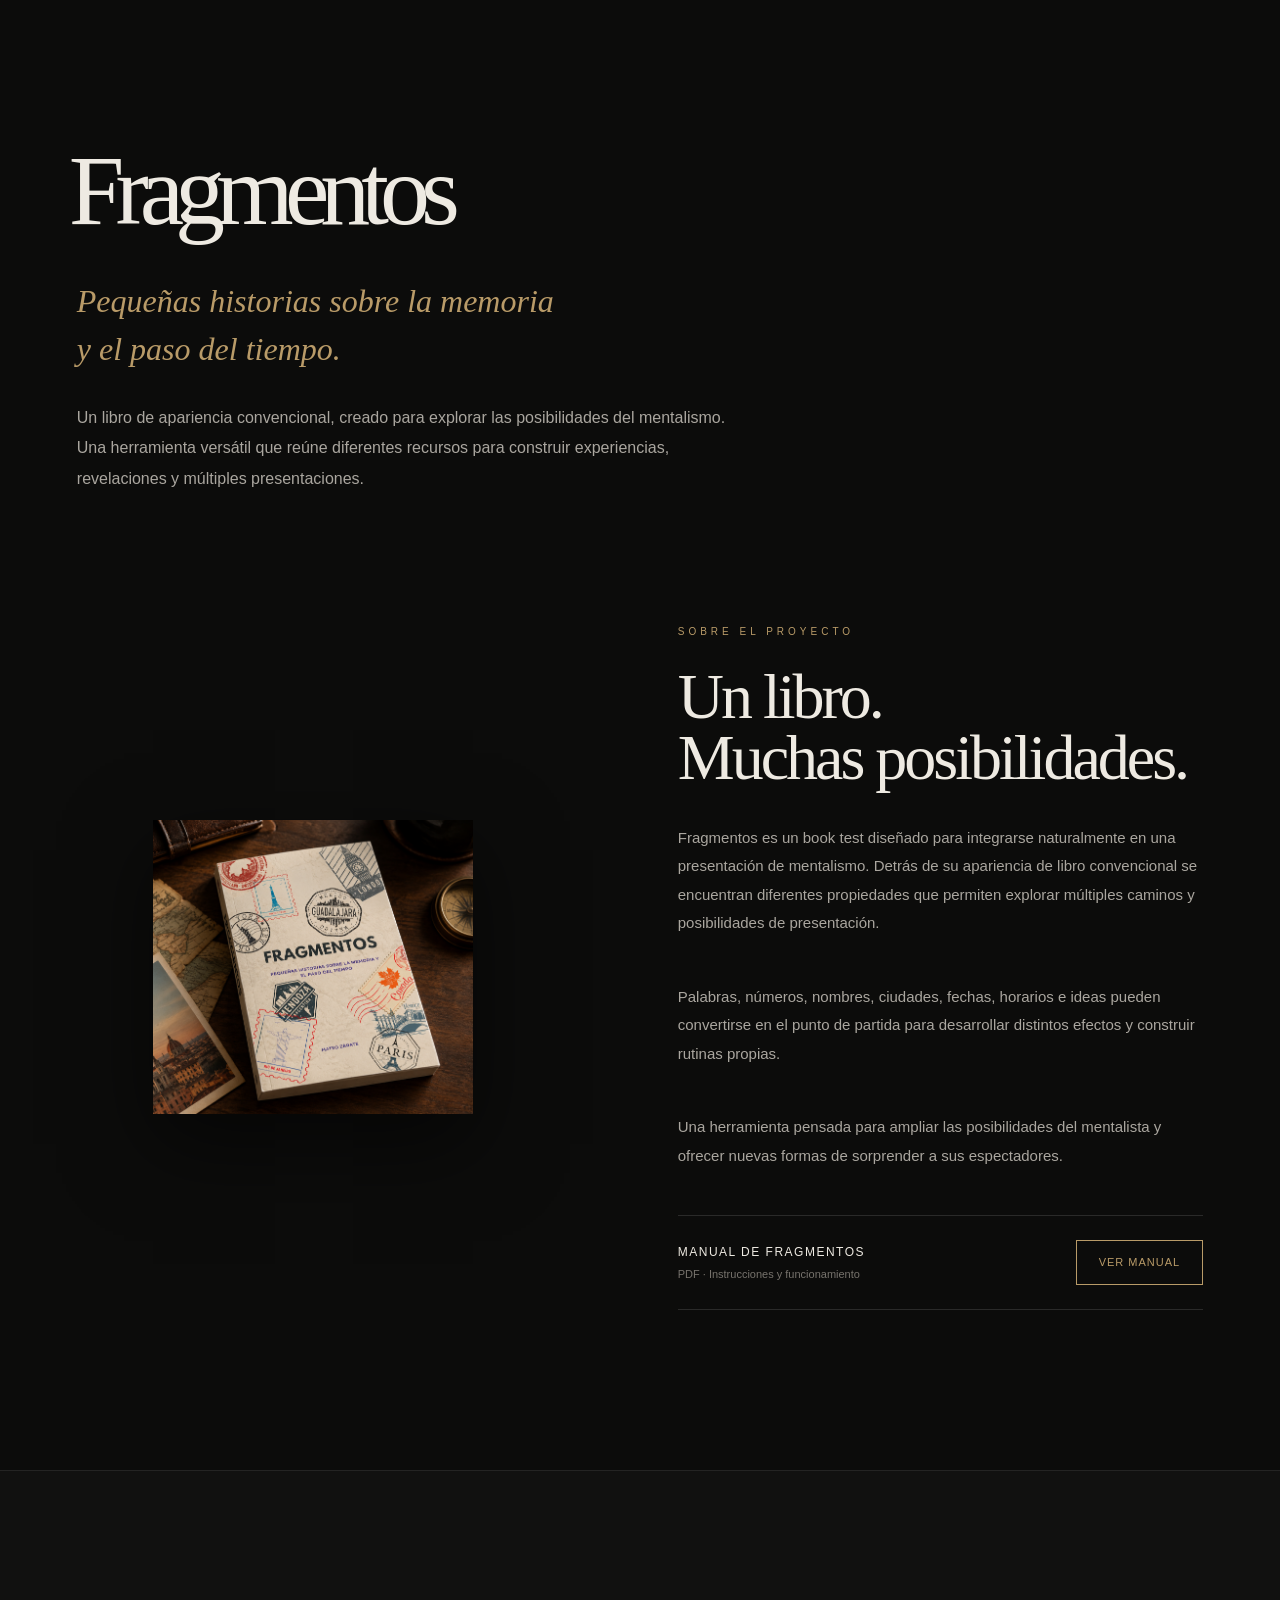
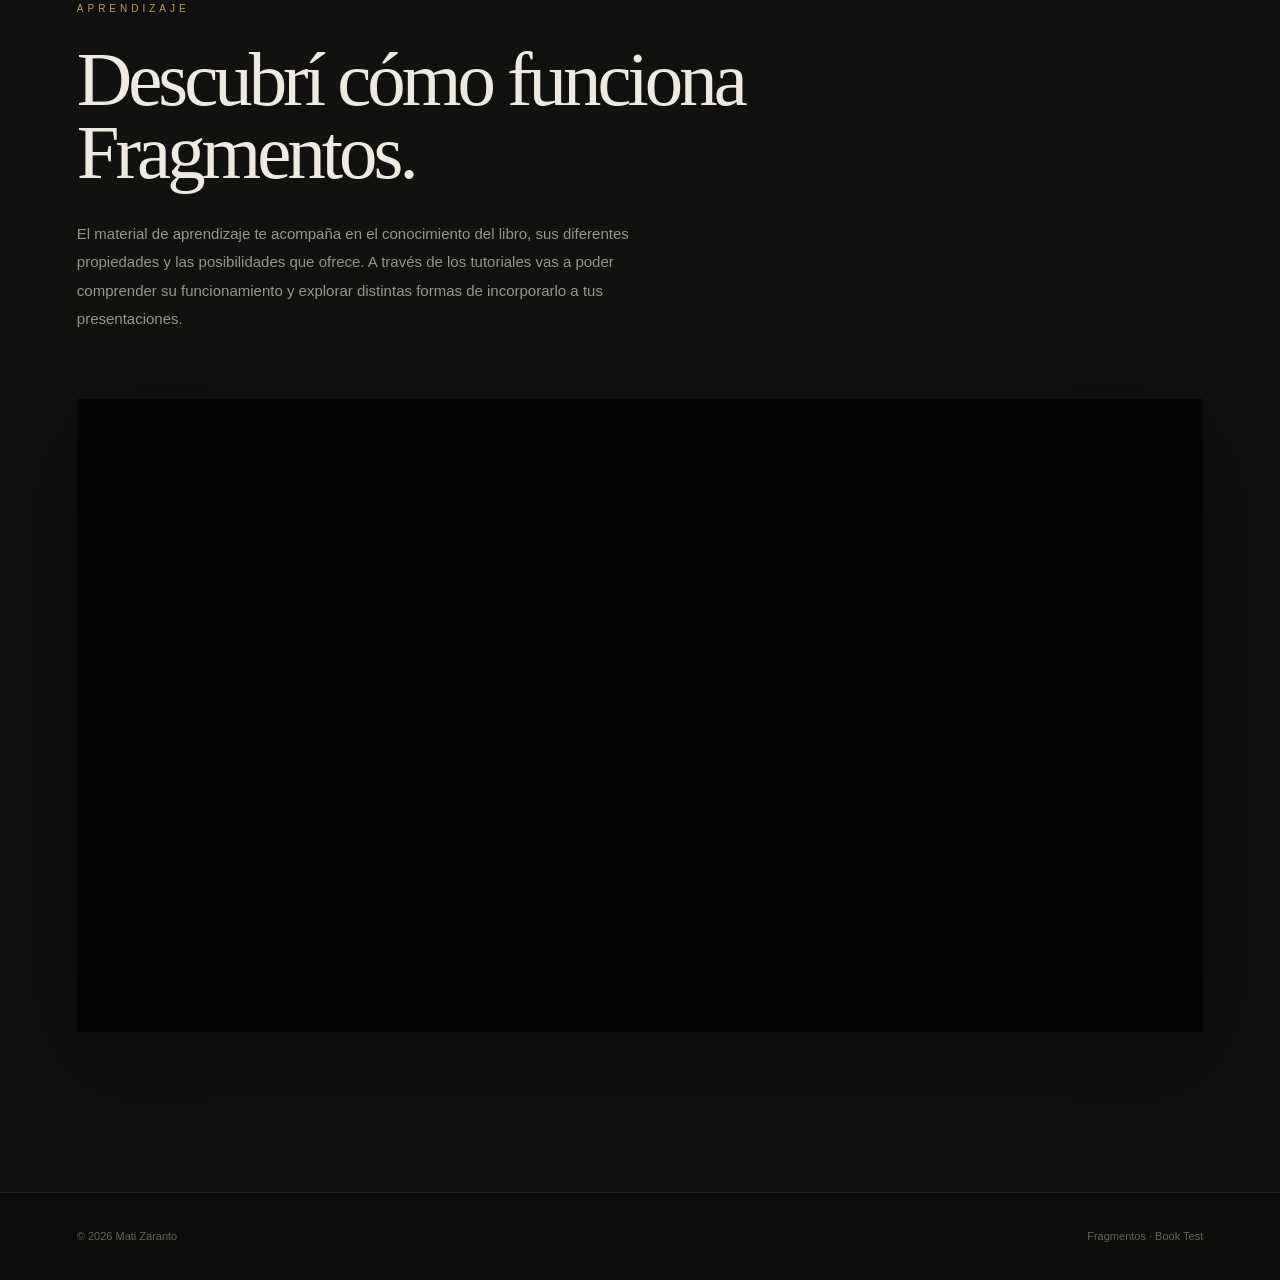
<file: booktest/fragmentos.html>
<!DOCTYPE html>
<html lang="es-AR">

<head>

    <!-- Google Analytics -->
    <script async src="https://www.googletagmanager.com/gtag/js?id=G-0EGZ3QR1SS"></script>
    <script>
        window.dataLayer = window.dataLayer || [];
        function gtag(){dataLayer.push(arguments);}
        gtag('js', new Date());
        gtag('config', 'G-0EGZ3QR1SS');
    </script>

    <meta charset="UTF-8">
    <meta name="viewport" content="width=device-width, initial-scale=1.0">

    <title>Fragmentos | Book Test </title>

    <meta
        name="description"
        content="Fragmentos es un book test creado por Mati Zaranto. Un libro de apariencia convencional con múltiples posibilidades para desarrollar efectos y rutinas de mentalismo."
    >

    <meta name="author" content="Mati Zaranto">
    <meta name="robots" content="index, follow">
    <meta name="theme-color" content="#ffffff">

    <!-- Open Graph -->
    <meta property="og:type" content="product">
    <meta property="og:title" content="Fragmentos | Book Test de Mentalismo">
    <meta
        property="og:description"
        content="Un libro. Muchas posibilidades. Descubrí Fragmentos, un book test creado para explorar nuevas experiencias de mentalismo."
    >
    <meta property="og:image" content="https://matizaranto.com.ar/img/fragmentos/fragmentos_libro.png">
    <meta property="og:locale" content="es_AR">

    <!-- Estilos -->
    <link href="../css/productos.css" rel="stylesheet">

    <!-- Datos estructurados -->
    <script type="application/ld+json">
    {
        "@context": "https://schema.org",
        "@type": "Product",
        "name": "Fragmentos",
        "description": "Book test de mentalismo creado por Mati Zaranto. Un libro de apariencia convencional con diferentes propiedades y posibilidades para desarrollar efectos y rutinas.",
        "image": "https://matizaranto.com.ar/img/fragmentos/fragmentos_libro.png",
        "brand": {
            "@type": "Brand",
            "name": "Mati Zaranto"
        },
        "category": "Accesorios y material para mentalismo"
    }
    </script>

</head>

<body>

    <!-- HERO -->

    <section class="hero">


        <h1>
            Fragmentos
        </h1>

        <div class="subtitle">
            Pequeñas historias sobre la memoria<br>
            y el paso del tiempo.
        </div>

        <p class="hero-text">
            Un libro de apariencia convencional,
            creado para explorar las posibilidades
            del mentalismo.

            Una herramienta versátil que reúne
            diferentes recursos para construir
            experiencias, revelaciones y múltiples
            presentaciones.
        </p>

    </section>


    <!-- PROJECT -->

    <section class="project">

        <!-- BOOK -->

        <div class="book">

            <img
                src="../img/fragmentos/fragmentos_libro.png"
                alt="Fragmentos, book test de mentalismo creado por Mati Zaranto"
                loading="eager"
                fetchpriority="high"
                decoding="async"
            >

        </div>


        <!-- INFORMATION -->

        <div class="project-info">

            <div class="eyebrow">
                SOBRE EL PROYECTO
            </div>

            <h2>
                Un libro.<br>
                Muchas posibilidades.
            </h2>

            <p>
                Fragmentos es un book test diseñado para
                integrarse naturalmente en una presentación
                de mentalismo.

                Detrás de su apariencia de libro convencional
                se encuentran diferentes propiedades que
                permiten explorar múltiples caminos y
                posibilidades de presentación.
            </p>

            <p>
                Palabras, números, nombres, ciudades,
                fechas, horarios e ideas pueden convertirse
                en el punto de partida para desarrollar
                distintos efectos y construir rutinas
                propias.
            </p>

            <p>
                Una herramienta pensada para ampliar
                las posibilidades del mentalista y
                ofrecer nuevas formas de sorprender
                a sus espectadores.
            </p>

            <!-- MANUAL -->

            <div class="download">

                <div class="download-info">

                    <span class="download-title">
                        MANUAL DE FRAGMENTOS
                    </span>

                    <span class="download-description">
                        PDF · Instrucciones y funcionamiento
                    </span>

                </div>

                <a
                    href="../booktest/manual_fragmentos.pdf"
                    target="_blank"
                    rel="noopener noreferrer"
                    class="download-button"
                >
                    Ver manual
                </a>

            </div>

        </div>

    </section>


    <!-- POSSIBILITIES -->

   


    <!-- TUTORIAL -->

    <section class="tutorial">

        <div class="tutorial-header">

            <div class="eyebrow">
                APRENDIZAJE
            </div>

            <h2>
                Descubrí cómo funciona<br>
                Fragmentos.
            </h2>

            <p>
                El material de aprendizaje te acompaña
                en el conocimiento del libro, sus
                diferentes propiedades y las posibilidades
                que ofrece.

                A través de los tutoriales vas a poder
                comprender su funcionamiento y explorar
                distintas formas de incorporarlo a tus
                presentaciones.
            </p>

        </div>


        <!-- VIDEO -->

        <div class="video">

            <iframe
                src="https://www.youtube.com/embed/VIDEO_ID"
                title="Tutorial de Fragmentos - Book Test de Mentalismo de Mati Zaranto"
                loading="lazy"
                referrerpolicy="strict-origin-when-cross-origin"
                allow="accelerometer; autoplay; clipboard-write; encrypted-media; gyroscope; picture-in-picture; web-share"
                allowfullscreen>
            </iframe>

        </div>

    </section>


    <!-- CIERRE -->


    <!-- FOOTER -->

    <footer>

        <span>
            © 2026 Mati Zaranto
        </span>

        <span>
            Fragmentos · Book Test
        </span>

    </footer>


</body>

</html>
</file>
<file: css/magia-para-casamientos.css>
/* =========================================================
   MAGIA PARA CASAMIENTOS
   Identidad visual alineada con closeup.html / closeupSalon
========================================================= */

:root {
    --show-bg: #f8f7f4;
    --show-paper: #f1eee8;
    --show-ink: #25221f;
    --show-muted: #77716b;
    --show-bronze: #a18465;
    --show-line: #ded9d1;
    --show-dark: #171513;
    --show-white: #fff;
    --show-width: 1320px;
}

* { box-sizing: border-box; }
html { scroll-behavior: smooth; }
body {
    margin: 0;
    background: var(--show-bg);
    color: var(--show-ink);
    font-family: "DM Sans", sans-serif;
    font-size: 16px;
    line-height: 1.75;
    -webkit-font-smoothing: antialiased;
}
a { color: inherit; }
.show-header {
    height: 76px;
    padding: 0 5.5%;
    display: flex;
    align-items: center;
    justify-content: space-between;
    background: var(--show-bg);
    border-bottom: 1px solid rgba(37,34,31,.08);
}
.show-logo, .show-footer-logo {
    text-decoration: none;
    font-size: 13px;
    font-weight: 700;
    letter-spacing: .19em;
}
.show-back {
    color: var(--show-muted);
    font-size: 12px;
    text-decoration: none;
    transition: color .25s ease;
}
.show-back:hover, .show-footer a:hover { color: var(--show-bronze); }
.show-container {
    width: min(var(--show-width), calc(100% - 100px));
    margin: 0 auto;
}
.show-title {
    min-height: 510px;
    height: 62vh;
    max-height: 680px;
    position: relative;
    display: flex;
    align-items: center;
    overflow: hidden;
    color: var(--show-white);
    background:
        linear-gradient(90deg, rgba(23,21,19,.88) 0%, rgba(23,21,19,.68) 48%, rgba(23,21,19,.36) 100%),
        linear-gradient(135deg, #39312b, #171513 70%);
}
.show-title::after {
    content: "";
    position: absolute;
    inset: 0;
    opacity: .2;
    background: radial-gradient(ellipse at 78% 48%, rgba(161,132,101,.5), transparent 48%);
    pointer-events: none;
}
.show-title-content { position: relative; z-index: 1; padding-top: 12px; }
.show-label {
    display: inline-block;
    margin-bottom: 20px;
    color: var(--show-bronze);
    font-size: 10px;
    font-weight: 700;
    letter-spacing: .22em;
    line-height: 1.5;
    text-transform: uppercase;
}
.show-title .show-label { color: #c3a98c; }
.show-title h1 {
    max-width: 850px;
    margin: 0 0 22px;
    font-family: "Playfair Display", serif;
    font-size: clamp(48px, 6.5vw, 82px);
    font-weight: 400;
    line-height: 1.08;
    letter-spacing: -.035em;
}
.show-title p {
    max-width: 590px;
    margin: 0;
    color: rgba(255,255,255,.82);
    font-size: clamp(15px, 1.5vw, 18px);
    line-height: 1.8;
}
.show-title-link {
    display: inline-flex;
    gap: 22px;
    align-items: center;
    margin-top: 34px;
    padding-bottom: 8px;
    border-bottom: 1px solid rgba(195,169,140,.65);
    color: #fff;
    font-size: 11px;
    letter-spacing: .08em;
    text-decoration: none;
}
.show-title-link span { color: #c3a98c; font-size: 17px; }
.show-intro {
    padding: 112px 24px 105px;
    display: flex;
    justify-content: center;
}
.show-intro-text { width: min(780px, 100%); }
.show-intro h2, .show-feature h2, .show-details h2, .show-cta h2 {
    margin: 0 0 25px;
    font-family: "Playfair Display", serif;
    font-size: clamp(36px, 4.4vw, 55px);
    font-weight: 400;
    line-height: 1.16;
    letter-spacing: -.025em;
}
.show-intro p, .show-feature p, .show-details p, .show-cta p {
    color: var(--show-muted);
    font-size: 14px;
    line-height: 1.95;
}
.show-intro .show-lead {
    color: var(--show-ink);
    font-size: 18px;
    line-height: 1.8;
}
.show-feature {
    display: grid;
    grid-template-columns: minmax(0, 1fr) minmax(0, 1fr);
    min-height: 570px;
    background: var(--show-paper);
}
.show-feature-reverse .show-feature-image { order: 2; }
.show-feature-reverse .show-feature-content { order: 1; }
.show-feature-image { min-height: 570px; overflow: hidden; background: #ded9d1; }
.show-feature-image img {
    display: block;
    width: 100%;
    height: 100%;
    min-height: 570px;
    object-fit: cover;
    object-position: center;
}
.show-feature-content {
    align-self: center;
    max-width: 690px;
    padding: 76px clamp(38px, 7vw, 105px);
}
.show-feature-content h2 { font-size: clamp(34px, 3.5vw, 47px); }
.show-feature-content p { margin: 0 0 17px; }
.show-feature-content ul {
    margin: 25px 0 0;
    padding: 0;
    list-style: none;
    border-top: 1px solid var(--show-line);
}
.show-feature-content li {
    padding: 11px 0;
    border-bottom: 1px solid var(--show-line);
    color: var(--show-muted);
    font-size: 13px;
}
.show-feature-content li::before {
    content: "—";
    margin-right: 13px;
    color: var(--show-bronze);
}
.show-text-link {
    display: inline-block;
    margin-top: 19px;
    padding-bottom: 7px;
    border-bottom: 1px solid var(--show-bronze);
    color: var(--show-ink);
    font-size: 11px;
    font-weight: 600;
    letter-spacing: .04em;
    text-decoration: none;
    transition: color .25s ease;
}
.show-text-link span { color: var(--show-bronze); margin-left: 5px; }
.show-text-link:hover { color: var(--show-bronze); }
.show-details {
    padding: 115px 24px 120px;
    text-align: center;
    background: var(--show-bg);
}
.show-details-inner { max-width: 760px; margin: 0 auto; }
.show-details h2 { font-size: clamp(38px, 4.5vw, 58px); }
.show-details p { max-width: 650px; margin: 0 auto; font-size: 15px; }
.show-cta {
    padding: 112px 24px 120px;
    text-align: center;
    color: var(--show-white);
    background: var(--show-dark);
}
.show-cta .show-label { color: #c3a98c; }
.show-cta h2 {
    max-width: 800px;
    margin: 0 auto 20px;
    font-size: clamp(42px, 5.5vw, 68px);
}
.show-cta p {
    max-width: 560px;
    margin: 0 auto;
    color: rgba(255,255,255,.68);
    font-size: 15px;
}
.show-cta-button {
    display: inline-block;
    margin-top: 34px;
    padding: 15px 28px;
    border: 1px solid var(--show-bronze);
    color: #fff;
    font-size: 11px;
    font-weight: 600;
    letter-spacing: .1em;
    text-decoration: none;
    text-transform: uppercase;
    transition: background .25s ease, color .25s ease;
}
.show-cta-button:hover { background: var(--show-bronze); color: #fff; }
.show-footer {
    min-height: 100px;
    padding: 25px 5.5%;
    display: flex;
    align-items: center;
    justify-content: space-between;
    gap: 24px;
    background: #11100f;
    color: rgba(255,255,255,.72);
}
.show-footer-logo { color: #fff; }
.show-footer p { margin: 0; color: rgba(255,255,255,.55); font-size: 11px; letter-spacing: .08em; }
.show-footer > a:last-child { color: rgba(255,255,255,.72); font-size: 11px; text-decoration: none; }

@media (max-width: 900px) {
    .show-container { width: min(100% - 64px, var(--show-width)); }
    .show-feature { min-height: 0; }
    .show-feature-image, .show-feature-image img { min-height: 460px; }
    .show-feature-content { padding: 58px 42px; }
    .show-intro { padding: 85px 32px; }
}
@media (max-width: 650px) {
    .show-header { height: 68px; padding: 0 22px; }
    .show-container { width: calc(100% - 44px); }
    .show-title { min-height: 510px; height: auto; max-height: none; padding: 75px 0; }
    .show-title h1 { font-size: clamp(44px, 12vw, 60px); }
    .show-title p { font-size: 15px; }
    .show-intro { padding: 72px 22px 68px; }
    .show-intro h2, .show-feature h2 { font-size: 37px; }
    .show-intro .show-lead { font-size: 16px; }
    .show-feature { display: flex; flex-direction: column; }
    .show-feature-reverse .show-feature-image, .show-feature-reverse .show-feature-content { order: initial; }
    .show-feature-image, .show-feature-image img { min-height: 0; height: 330px; }
    .show-feature-content { padding: 54px 25px 62px; }
    .show-details { padding: 78px 24px 84px; }
    .show-cta { padding: 82px 24px 88px; }
    .show-cta h2 { font-size: 43px; }
    .show-footer { flex-direction: column; justify-content: center; gap: 8px; padding: 28px 20px; text-align: center; }
}
@media (prefers-reduced-motion: reduce) {
    html { scroll-behavior: auto; }
    *, *::before, *::after { transition-duration: .01ms !important; }
}
</file>
<file: css/magia-para-empresas.css>
/* =========================================================
   MAGIA PARA CASAMIENTOS
   Identidad visual alineada con closeup.html / closeupSalon
========================================================= */

:root {
    --show-bg: #f8f7f4;
    --show-paper: #f1eee8;
    --show-ink: #25221f;
    --show-muted: #77716b;
    --show-bronze: #a18465;
    --show-line: #ded9d1;
    --show-dark: #171513;
    --show-white: #fff;
    --show-width: 1320px;
}

* { box-sizing: border-box; }
html { scroll-behavior: smooth; }
body {
    margin: 0;
    background: var(--show-bg);
    color: var(--show-ink);
    font-family: "DM Sans", sans-serif;
    font-size: 16px;
    line-height: 1.75;
    -webkit-font-smoothing: antialiased;
}
a { color: inherit; }
.show-header {
    height: 76px;
    padding: 0 5.5%;
    display: flex;
    align-items: center;
    justify-content: space-between;
    background: var(--show-bg);
    border-bottom: 1px solid rgba(37,34,31,.08);
}
.show-logo, .show-footer-logo {
    text-decoration: none;
    font-size: 13px;
    font-weight: 700;
    letter-spacing: .19em;
}
.show-back {
    color: var(--show-muted);
    font-size: 12px;
    text-decoration: none;
    transition: color .25s ease;
}
.show-back:hover, .show-footer a:hover { color: var(--show-bronze); }
.show-container {
    width: min(var(--show-width), calc(100% - 100px));
    margin: 0 auto;
}
.show-title {
    min-height: 510px;
    height: 62vh;
    max-height: 680px;
    position: relative;
    display: flex;
    align-items: center;
    overflow: hidden;
    color: var(--show-white);
    background:
        linear-gradient(90deg, rgba(23,21,19,.88) 0%, rgba(23,21,19,.68) 48%, rgba(23,21,19,.36) 100%),
        linear-gradient(135deg, #39312b, #171513 70%);
}
.show-title::after {
    content: "";
    position: absolute;
    inset: 0;
    opacity: .2;
    background: radial-gradient(ellipse at 78% 48%, rgba(161,132,101,.5), transparent 48%);
    pointer-events: none;
}
.show-title-content { position: relative; z-index: 1; padding-top: 12px; }
.show-label {
    display: inline-block;
    margin-bottom: 20px;
    color: var(--show-bronze);
    font-size: 10px;
    font-weight: 700;
    letter-spacing: .22em;
    line-height: 1.5;
    text-transform: uppercase;
}
.show-title .show-label { color: #c3a98c; }
.show-title h1 {
    max-width: 850px;
    margin: 0 0 22px;
    font-family: "Playfair Display", serif;
    font-size: clamp(48px, 6.5vw, 82px);
    font-weight: 400;
    line-height: 1.08;
    letter-spacing: -.035em;
}
.show-title p {
    max-width: 590px;
    margin: 0;
    color: rgba(255,255,255,.82);
    font-size: clamp(15px, 1.5vw, 18px);
    line-height: 1.8;
}
.show-title-link {
    display: inline-flex;
    gap: 22px;
    align-items: center;
    margin-top: 34px;
    padding-bottom: 8px;
    border-bottom: 1px solid rgba(195,169,140,.65);
    color: #fff;
    font-size: 11px;
    letter-spacing: .08em;
    text-decoration: none;
}
.show-title-link span { color: #c3a98c; font-size: 17px; }
.show-intro {
    padding: 112px 24px 105px;
    display: flex;
    justify-content: center;
}
.show-intro-text { width: min(780px, 100%); }
.show-intro h2, .show-feature h2, .show-details h2, .show-cta h2 {
    margin: 0 0 25px;
    font-family: "Playfair Display", serif;
    font-size: clamp(36px, 4.4vw, 55px);
    font-weight: 400;
    line-height: 1.16;
    letter-spacing: -.025em;
}
.show-intro p, .show-feature p, .show-details p, .show-cta p {
    color: var(--show-muted);
    font-size: 14px;
    line-height: 1.95;
}
.show-intro .show-lead {
    color: var(--show-ink);
    font-size: 18px;
    line-height: 1.8;
}
.show-feature {
    display: grid;
    grid-template-columns: minmax(0, 1fr) minmax(0, 1fr);
    min-height: 570px;
    background: var(--show-paper);
}
.show-feature-reverse .show-feature-image { order: 2; }
.show-feature-reverse .show-feature-content { order: 1; }
.show-feature-image { min-height: 570px; overflow: hidden; background: #ded9d1; }
.show-feature-image img {
    display: block;
    width: 100%;
    height: 100%;
    min-height: 570px;
    object-fit: cover;
    object-position: center;
}
.show-feature-content {
    align-self: center;
    max-width: 690px;
    padding: 76px clamp(38px, 7vw, 105px);
}
.show-feature-content h2 { font-size: clamp(34px, 3.5vw, 47px); }
.show-feature-content p { margin: 0 0 17px; }
.show-feature-content ul {
    margin: 25px 0 0;
    padding: 0;
    list-style: none;
    border-top: 1px solid var(--show-line);
}
.show-feature-content li {
    padding: 11px 0;
    border-bottom: 1px solid var(--show-line);
    color: var(--show-muted);
    font-size: 13px;
}
.show-feature-content li::before {
    content: "—";
    margin-right: 13px;
    color: var(--show-bronze);
}
.show-text-link {
    display: inline-block;
    margin-top: 19px;
    padding-bottom: 7px;
    border-bottom: 1px solid var(--show-bronze);
    color: var(--show-ink);
    font-size: 11px;
    font-weight: 600;
    letter-spacing: .04em;
    text-decoration: none;
    transition: color .25s ease;
}
.show-text-link span { color: var(--show-bronze); margin-left: 5px; }
.show-text-link:hover { color: var(--show-bronze); }
.show-details {
    padding: 115px 24px 120px;
    text-align: center;
    background: var(--show-bg);
}
.show-details-inner { max-width: 760px; margin: 0 auto; }
.show-details h2 { font-size: clamp(38px, 4.5vw, 58px); }
.show-details p { max-width: 650px; margin: 0 auto; font-size: 15px; }
.show-cta {
    padding: 112px 24px 120px;
    text-align: center;
    color: var(--show-white);
    background: var(--show-dark);
}
.show-cta .show-label { color: #c3a98c; }
.show-cta h2 {
    max-width: 800px;
    margin: 0 auto 20px;
    font-size: clamp(42px, 5.5vw, 68px);
}
.show-cta p {
    max-width: 560px;
    margin: 0 auto;
    color: rgba(255,255,255,.68);
    font-size: 15px;
}
.show-cta-button {
    display: inline-block;
    margin-top: 34px;
    padding: 15px 28px;
    border: 1px solid var(--show-bronze);
    color: #fff;
    font-size: 11px;
    font-weight: 600;
    letter-spacing: .1em;
    text-decoration: none;
    text-transform: uppercase;
    transition: background .25s ease, color .25s ease;
}
.show-cta-button:hover { background: var(--show-bronze); color: #fff; }
.show-footer {
    min-height: 100px;
    padding: 25px 5.5%;
    display: flex;
    align-items: center;
    justify-content: space-between;
    gap: 24px;
    background: #11100f;
    color: rgba(255,255,255,.72);
}
.show-footer-logo { color: #fff; }
.show-footer p { margin: 0; color: rgba(255,255,255,.55); font-size: 11px; letter-spacing: .08em; }
.show-footer > a:last-child { color: rgba(255,255,255,.72); font-size: 11px; text-decoration: none; }

@media (max-width: 900px) {
    .show-container { width: min(100% - 64px, var(--show-width)); }
    .show-feature { min-height: 0; }
    .show-feature-image, .show-feature-image img { min-height: 460px; }
    .show-feature-content { padding: 58px 42px; }
    .show-intro { padding: 85px 32px; }
}
@media (max-width: 650px) {
    .show-header { height: 68px; padding: 0 22px; }
    .show-container { width: calc(100% - 44px); }
    .show-title { min-height: 510px; height: auto; max-height: none; padding: 75px 0; }
    .show-title h1 { font-size: clamp(44px, 12vw, 60px); }
    .show-title p { font-size: 15px; }
    .show-intro { padding: 72px 22px 68px; }
    .show-intro h2, .show-feature h2 { font-size: 37px; }
    .show-intro .show-lead { font-size: 16px; }
    .show-feature { display: flex; flex-direction: column; }
    .show-feature-reverse .show-feature-image, .show-feature-reverse .show-feature-content { order: initial; }
    .show-feature-image, .show-feature-image img { min-height: 0; height: 330px; }
    .show-feature-content { padding: 54px 25px 62px; }
    .show-details { padding: 78px 24px 84px; }
    .show-cta { padding: 82px 24px 88px; }
    .show-cta h2 { font-size: 43px; }
    .show-footer { flex-direction: column; justify-content: center; gap: 8px; padding: 28px 20px; text-align: center; }
}
@media (prefers-reduced-motion: reduce) {
    html { scroll-behavior: auto; }
    *, *::before, *::after { transition-duration: .01ms !important; }
}
</file>
<file: css/style.css>
/*========================================================================*/



/* ///////////////////////////////////////////////////////////////////// 
// 03 - Preloader
/////////////////////////////////////////////////////////////////////*/



/* ==========================================================================
	whatsapp flotante
========================================================================== */
.whatsapp-float {
	position: fixed;
	width: 60px;
	height: 60px;
	bottom: 40px;
	right: 40px;
	background-color: #25d366;
	color: #fff;
	border-radius: 50px;
	text-align: center;
	font-size: 30px;
	box-shadow: 2px 2px 3px #999;
	z-index: 100;
	display: flex;
	align-items: center;
	justify-content: center;
	transition: background-color 0.3s ease;
}

.whatsapp-float:hover {
	background-color: #128c7e;
}

.whatsapp-icon {
	margin: 0;
}

/* ==========================================================================
end	whatsapp flotante
========================================================================== */
/* ==========================================================================
	Global Styles
========================================================================== */
a {
	color: #E04343;
	-webkit-transition: all 0.5s;
	-moz-transition: all 0.5s;
	-o-transition: all 0.5s;
	transition: all 0.5s;
	border-bottom: 1px dashed;
	outline: none !important;
}

a:hover,
a:focus,
a:active {
	color: #0D0D0D;
	text-decoration: none;
	outline: none !important;
}

p {
	color: #8c9398;
	word-spacing: 1px;
	line-height: 25px;
	font-size: 14px;
}

/* ==========================================================================HTML5 display definitions========================================================================== */
article,
aside,
details,
figcaption,
figure,
footer,
header,
hgroup,
nav,
section,
summary {
	display: block;
}

audio,
canvas,
video {
	display: inline-block;
	*display: inline;
	*zoom: 1;
}

* Remove excess height in iOS 5 devices. */ audio:not([controls]) {
	display: none;
	height: 0;
}

[hidden] {
	display: none;
}

/* ==========================================================================Base========================================================================== */
html {
	font-size: 100%;
	-webkit-text-size-adjust: 100%;
	-ms-text-size-adjust: 100%;
}

html,
html a {
	-webkit-font-smoothing: antialiased;
	text-shadow: 1px 1px 1px rgba(0, 0, 0, 0.004);
}

html,
button,
input,
select,
textarea {
	font-family: 'Varela Round', sans-serif;
}

body {
	margin: 0;
	font-family: 'Open Sans', sans-serif;
}

/* ==========================================================================Links========================================================================== */
a:focus {
	outline: thin dotted;
}

a:active,
a:hover {
	outline: 0;
}

/* ==========================================================================Typography========================================================================== */
@import url(http://fonts.googleapis.com/css?family=Open+Sans:300,400);

h1 {
	font-size: 2em;
	margin: 0.67em 0;
	color: #353535;
}

h2 {
	font-size: 1.5em;
	margin: 0.83em 0;
}

h3 {
	font-size: 1.17em;
	margin: 1em 0;
}

h4 {
	font-size: 1em;
	margin: 1.33em 0;
}

h5 {
	font-size: 0.83em;
	margin: 1.67em 0;
}

h6 {
	font-size: 12px;
	margin: 2.33em 0;
}

abbr[title] {
	border-bottom: 1px dotted;
}

b,
strong {
	font-weight: bold;
}

blockquote {
	margin: 0em 55px;
	border-left: 4px solid #CCCCCC;
}

dfn {
	font-style: italic;
}

mark {
	background: #ff0;
	color: #000;
}

p,
pre {
	margin: 1em 0;
}

code,
kbd,
pre,
samp {
	font-family: monospace, serif;
	_font-family: 'courier new', monospace;
	font-size: 1em;
}

pre {
	white-space: pre;
	white-space: pre-wrap;
	word-wrap: break-word;
}

q {
	quotes: none;
}

q:before,
q:after {
	content: '';
	content: none;
}

small {
	font-size: 75%;
}

sub,
sup {
	font-size: 75%;
	line-height: 0;
	position: relative;
	vertical-align: baseline;
}

sup {
	top: -0.5em;
}

sub {
	bottom: -0.25em;
}

p {
	font-size: 14px;
	font-weight: 100;
	line-height: 28px !important;
}

/* ==========================================================================Lists========================================================================== */
dl,
menu,
ol,
ul {
	margin: 1em 0;
}

dd {
	margin: 0 0 0 40px;
}

menu,
ol,
ul {
	padding: 0 0 0 40px;
}

nav ul,
nav ol {
	list-style: none;
	list-style-image: none;
}

/* ==========================================================================Embedded content========================================================================== */
img {
	border: 0;
	-ms-interpolation-mode: bicubic;
}

svg:not(:root) {
	overflow: hidden;
}

/* ==========================================================================Figures========================================================================== */
figure {
	margin: 0;
}

/* ==========================================================================Forms========================================================================== */
form {
	margin: 0;
}

fieldset {
	border: 1px solid #c0c0c0;
	margin: 0 2px;
	padding: 0.35em 0.625em 0.75em;
}

legend {
	border: 0;
	padding: 0;
	white-space: normal;
	*margin-left: -7px;
}

button,
input,
select,
textarea {
	font-size: 100%;
	/margin: 0;
	vertical-align: baseline;
	*vertical-align: middle;
}

button,
input {
	line-height: normal;
}

button,
html input[type="button"],
input[type="reset"],
input[type="submit"] {
	-webkit-appearance: button;
	cursor: pointer;
	*overflow: visible;
}

button[disabled],
input[disabled] {
	cursor: default;
}

input[type="checkbox"],
input[type="radio"] {
	box-sizing: border-box;
	padding: 0;
	*height: 13px;
	*width: 13px;
}

input[type="search"] {
	-webkit-appearance: textfield;
	-moz-box-sizing: content-box;
	-webkit-box-sizing: content-box;
	box-sizing: content-box;
}

input[type="search"]::-webkit-search-cancel-button,
input[type="search"]::-webkit-search-decoration {
	-webkit-appearance: none;
}

button::-moz-focus-inner,
input::-moz-focus-inner {
	border: 0;
	padding: 0;
}

textarea {
	overflow: auto;
	vertical-align: top;
}

/* ==========================================================================Tables========================================================================== */
table {
	border-collapse: collapse;
	border-spacing: 0;
}

/* ==========================================================================Section Styles========================================================================== */
.section-padding {
	padding: 90px 0 100px
}

.dark-bg {
	background: #f3f5f8;
}

.light-bg {
	background-color: #fff;
}

.dark-box {
	background: #F3F5F8;
	-webkit-box-shadow: 0px 3px 0px 0px #E04343;
	-moz-box-shadow: 0px 3px 0px 0px #E04343;
	box-shadow: 0px 3px 0px 0px #E04343;
	padding: 20px 0;
}

.dark-box:hover,
.dark-box:focus {
	-webkit-box-shadow: 0px 3px 0px 0px #FFE801;
	-moz-box-shadow: 0px 3px 0px 0px #FFE801;
	box-shadow: 0px 3px 0px 0px #FFE801;
}

.box-hover {
	transition: all 500ms ease-in-out;
	-webkit-transition: all 500ms ease-in-out;
	-moz-transition: all 500ms ease-in-out;
	-o-transition: all 500ms ease-in-out;
}

.box-hover:hover,
.box-hover:focus {
	transform: translate(0, -15px);
	-webkit-transform: translate(0, -15px);
	-ms-transform: translate(0, -15px);
}

.wrapper {
	height: 650px;
}

.nopadding {
	padding: 0;
}

.inner {
	padding-top: 138px;
}

/* ==========================================================================Navigation========================================================================== */
.menu-wrap a {
	color: #555d7c;
	outline: none !important;
}

.menu-wrap a:hover,
.menu-wrap a:focus {
	color: #E04343;
}

.content-wrap {
	overflow-y: scroll;
	-webkit-overflow-scrolling: touch;
	-webkit-transition: -webkit-transform 0.4s;
	transition: transform 0.4s;
	-webkit-transition-timing-function: cubic-bezier(0.7, 0, 0.3, 1);
	transition-timing-function: cubic-bezier(0.7, 0, 0.3, 1);
}

.content {
	position: relative;
	background: #b4bad2;
	padding-bottom: 12em;
}

/* Common styles for menu button and menu-wrap */
.menu-button,
.menu-wrap {
	position: fixed;
	width: 2.5em;
	height: 2.25em;
	font-size: 1.5em;
	-webkit-transform: translate3d(1.5em, 1.5em, 0);
	transform: translate3d(1.5em, 1.5em, 0);
}

/* Menu Button */
.menu-button {
	z-index: 1000;
	margin: 0;
	padding: 0;
	border: none;
	text-indent: 2.5em;
	color: transparent;
	background: transparent;
}

.menu-button::before {
	position: absolute;
	top: 0.5em;
	right: 0.5em;
	bottom: 0.5em;
	left: 0.5em;
	background: linear-gradient(#E04343 20%, rgba(0, 0, 0, 0) 20%, rgba(0, 0, 0, 0) 40%, #E04343 40%, #E04343 60%, rgba(0, 0, 0, 0) 60%, rgba(0, 0, 0, 0) 80%, #E04343 80%);
	content: '';
}

.menu-button:hover {
	opacity: 0.6;
}

/* Menu */
.menu-wrap {
	z-index: 999;
	background: rgba(255, 255, 255, 1);
	-webkit-transition: width 0.4s, height 0.4s, -webkit-transform 0.4s;
	transition: width 0.4s, height 0.4s, transform 0.4s;
	-webkit-transition-timing-function: cubic-bezier(0.7, 0, 0.3, 1);
	transition-timing-function: cubic-bezier(0.7, 0, 0.3, 1);
}

.menu {
	height: 100%;
	overflow: hidden;
	font-size: 0.75em;
}

.icon-list {
	float: right;
	padding: 2.5em 2em 0 6em;
}

.icon-list a {
	opacity: 0;
	display: inline-block;
	padding: 0 0.2em;
	margin: 0 15px;
	text-align: center;
	font-size: 1.2em;
	color: #353535;
}

.icon-list a span {
	display: block;
	text-transform: uppercase;
	letter-spacing: 1px;
	font-size: 0.5em;
	font-weight: 700;
	padding-top: 0.5em;
}

/* Shown menu */
.show-menu .content-wrap {
	-webkit-transition-delay: 0s;
	transition-delay: 0s;
	-webkit-transform: translate3d(0, 125px, 0);
	transform: translate3d(0, 125px, 0);
}

.show-menu .menu-wrap {
	width: 100%;
	height: 125px;
	-webkit-transform: translate3d(0, 0, 0);
	transform: translate3d(0, 0, 0);
	-webkit-transition-delay: 0s;
	transition-delay: 0s;
	border-bottom: 1px solid #E04343;
}

.show-menu .icon-list a {
	opacity: 1;
	-webkit-transition: opacity 0.4s 0.4s;
	transition: opacity 0.4s 0.4s;
}

.show-menu .icon-list a:nth-child(2) {
	-webkit-transition-delay: 0.42s;
	transition-delay: 0.42s;
}

.show-menu .icon-list a:nth-child(3) {
	-webkit-transition-delay: 0.44s;
	transition-delay: 0.44s;
}

.show-menu .icon-list a:nth-child(4) {
	-webkit-transition-delay: 0.46s;
	transition-delay: 0.46s;
}

.show-menu .icon-list a:nth-child(5) {
	-webkit-transition-delay: 0.48s;
	transition-delay: 0.48s;
}

.show-menu .icon-list a:nth-child(6) {
	-webkit-transition-delay: 0.5s;
	transition-delay: 0.5s;
}

/* ==========================================================================Hero========================================================================== */
.hero {
	background: url('../img/DSC_0183_3.png') right bottom no-repeat;
	background-size: contain;
	background-position: 85% bottom;
	padding: 110px 0 100px 0;
	height: auto;
	background-color: #FBFBFB;
}

.hero h1 {
	font-size: 120px;
	letter-spacing: -8px;
	margin: 0;
	font-weight: 600;
	line-height: 95px;
	text-transform: uppercase;
}

.hero h1 span {
	color: #a1a9b0;
	/* display:inline-block; */
}

.hero h3 {
	font-size: 20px;
	margin: 0;
	padding: 0;
	opacity: 0.5;
	color: #E04343;
	letter-spacing: 18px;
	line-height: 50px;
	text-transform: uppercase;
}

.hero p {
	letter-spacing: 1px;
	color: #fff;
	font-size: 15px;
}

/* Boucing Arrow Animation */
@keyframes arrowbounce {
	from {
		-webkit-transform: translateY(0);
		-moz-transform: translateY(0);
		transform: translateY(0);
	}

	to {
		-webkit-transform: translateY(-20px);
		-moz-transform: translateY(-20px);
		transform: translateY(-20px);
	}
}

@-moz-keyframes arrowbounce {

	/* Firefox */
	from {
		-webkit-transform: translateY(0);
		-moz-transform: translateY(0);
		transform: translateY(0);
	}

	to {
		-webkit-transform: translateY(-20px);
		-moz-transform: translateY(-20px);
		transform: translateY(-20px);
	}
}

@-webkit-keyframes arrowbounce {

	/* Safari and Chrome */
	from {
		-webkit-transform: translateY(0);
		-moz-transform: translateY(0);
		transform: translateY(0);
	}

	to {
		-webkit-transform: translateY(-20px);
		-moz-transform: translateY(-20px);
		transform: translateY(-20px);
	}
}

@-o-keyframes arrowbounce {

	/* Opera */
	from {
		-webkit-transform: translateY(0);
		-moz-transform: translateY(0);
		transform: translateY(0);
	}

	to {
		-webkit-transform: translateY(-20px);
		-moz-transform: translateY(-20px);
		transform: translateY(-20px);
	}
}

.scrollto {
	padding: 150px 0px 0px 0px;
	display: block;
	color: #FFF;
	text-decoration: none;
	width: 200px;
	margin: 0 auto;
	border-bottom: none;
}

.scrollto--arrow {
	padding: 10px;
}

.scrollto--arrow img {
	animation: arrowbounce 1s alternate infinite;
	-moz-animation: arrowbounce 1s alternate infinite;
	/* Firefox */
	-webkit-animation: arrowbounce 1s alternate infinite;
	/* Safari and Chrome */
	-o-animation: arrowbounce 1s alternate infinite;
	/* Opera */
}

/* ==========================================================================Intro========================================================================== */
.intro p {
	margin: 50px 0 0;
}

.swag h1.arrow,
.swag h2.arrow,
.swag h3.arrow,
.swag h4.arrow,
.contact-wrap h1.arrow,
.contact-wrap h2.arrow,
.contact-wrap h3.arrow,
.contact-wrap h4.arrow {
	font-size: 25px !important;
	line-height: 1.2 !important;
	text-transform: uppercase !important;
	color: #353535 !important;
	letter-spacing: 4px !important;
	background: url('../img/h1-bg.png') no-repeat center bottom !important;
	padding-bottom: 30px !important;
	font-weight: bold !important;
	margin-top: 0 !important;
	margin-bottom: 20px !important;
	text-align: center !important;
}

.swag h1.arrow span,
.swag h2.arrow span,
.swag h3.arrow span,
.swag h4.arrow span,
.contact-wrap h1.arrow span,
.contact-wrap h2.arrow span,
.contact-wrap h3.arrow span,
.contact-wrap h4.arrow span {
	color: #E04343 !important;
	font-size: inherit !important;
	font-weight: inherit !important;
}

@media screen and (max-width: 767px) {

	.swag h1.arrow,
	.swag h2.arrow,
	.swag h3.arrow,
	.swag h4.arrow,
	.contact-wrap h1.arrow,
	.contact-wrap h2.arrow,
	.contact-wrap h3.arrow,
	.contact-wrap h4.arrow {
		font-size: 14px !important;
		letter-spacing: 2px !important;
		padding-bottom: 20px !important;
	}

}

.color-bg h3 {
	color: #fff !important;
	font-size: 20px !important;
}

/* ==========================================================================About========================================================================== */
.about-image {
	height: 400px;
	-webkit-background-size: cover;
	-moz-background-size: cover;
	-o-background-size: cover;
	background-size: cover;
}

.color-bg {
	background: #E04343;
}

.color-bg a {
	color: #FFE800;
}

.color-bg h6,
.color-bg p {
	color: white;
}

.color-bg h6::after {
	border-color: #fff;
}

.color-bg .weight-outline-btn {
	color: white;
	border-color: white;
}

.color-bg .weight-outline-btn:hover {
	background: #FFF;
	color: #E04343;
	border-color: rgba(0, 0, 0, 0);
}

.about-text {
	padding: 20px 50px 25px 50px;
}

.about-text h1 {
	text-transform: uppercase;
	font-size: 24px;
	color: #8C8C8C;
}

.color-bg h1.arrow span,
.color-bg h2.arrow span,
.color-bg h3.arrow span,
.color-bg h4.arrow span {
	color: #FFE800;
}

.color-bg h1.arrow,
.color-bg h2.arrow,
.color-bg h3.arrow,
.color-bg h4.arrow {
	color: #FFF;
}

/* ==========================================================================Services========================================================================== */
.services {
	margin-top: 80px;
	margin-bottom: 40px;
}

.services .icon {
	position: relative;
	width: 175px;
	height: 175px;
	margin: 0 auto;
	text-align: center;
	line-height: 180px;
	font-size: 56px;
	color: #fff;
	border-radius: 50%;
	box-shadow: 0 0 0 0 rgba(0, 0, 0, 0.0);
	margin-bottom: 40px;
	-webkit-transition: all .3s ease-out;
	transition: all .3s ease-out;
	border: 1px solid #E04343;
	color: #E04343;
}

.services .item:hover .icon {
	background: #E04343;
	border: 1px solid #E04343;
}

.services .item [class*=fa] {
	-webkit-transition: all .3s ease-out;
	transition: all .3s ease-out;
}

.services .item:hover [class*=fa] {
	-webkit-transform: scale(1.2);
	transform: scale(1.2);
	-webkit-transition: all .3s ease-out;
	transition: all .3s ease-out;
	color: #fff;
}

.features-wrapper {
	margin: 70px 0 0;
}

i.respons {
	position: relative;
	width: 35px;
	height: 35px;
	margin: 0 auto;
	line-height: 35px;
	text-align: center;
	font-size: 15px;
	color: #fff;
	border-radius: 50%;
	-webkit-transition: all .3s ease-out;
	transition: all .3s ease-out;
	border: 1px solid #CCCCCC;
	color: #CCCCCC;
}

/* ==========================================================================iPhone Section========================================================================== */
.iphone {
	width: 50%;
	background: #f3f5f8;
	float: left;
	height: 100%;
	box-shadow: inset -15px -11px 40px -6px rgba(0, 0, 0, 0.1);
	-moz-box-shadow: inset -15px -11px 40px -6px rgba(0, 0, 0, 0.1);
	-webkit-box-shadow: inset -15px -11px 40px -6px rgba(0, 0, 0, 0.1);
	z-index: 1;
}

.fluid-white {
	width: 50%;
	background: #fff;
	float: right;
	height: 100%;
	z-index: 2;
}

.responsive-services {
	position: relative;
}

/* ==========================================================================Portfolio========================================================================== */
.swag {
	padding: 75px 0;
}

.swag h1 {
	text-transform: uppercase;
	letter-spacing: 5px;
}

.swag h1 span {
	display: block;
	font-size: 25px;
	margin-top: 20px;
}

.down-arrow-btn {
	width: auto;
	height: 40px;
	background: rgba(0, 0, 0, 0.6);
	display: inline-block;
	margin: 15px 5px 15px 5px;
	color: #fff;
	font-size: 16px;
	line-height: 40px;
	padding: 0px 10px;
	text-align: center;
}

.down-arrow-btn:hover,
.down-arrow-btn:focus {
	color: #fff;
	background: rgba(0, 0, 0, 1);
}

.portfolio img {
	height: 300px;
	width: 100%;
}

img.grayscale {
	filter: url("data:image/svg+xml;utf8,<svg xmlns=\'http://www.w3.org/2000/svg\'><filter id=\'grayscale\'><feColorMatrix type=\'matrix\' values=\'0.3333 0.3333 0.3333 0 0 0.3333 0.3333 0.3333 0 0 0.3333 0.3333 0.3333 0 0 0 0 0 1 0\'/></filter></svg>#grayscale");
	/* Firefox 3.5+,IE10 */
	filter: gray;
	/* IE6-9 */
	-webkit-filter: grayscale(100%);
	/* Chrome 19+& Safari 6+*/
	-webkit-transition: all .6s ease;
	/* Fade to color for Chrome and Safari */
	-webkit-backface-visibility: hidden;
	/* Fix for transition flickering */
}

img.grayscale:hover {
	filter: none;
	-webkit-filter: grayscale(0%);
}

.row-offset-0 {
	margin-left: 0;
	margin-right: 0;
}

.row-offset-0>* {
	padding-left: 0;
	padding-right: 0;
}

.effects {
	padding-left: 15px;
}

.effects .img {
	position: relative;
	position: relative;
	z-index: 1;
	overflow: hidden;
}

.effects .img:nth-child(n) {
	margin-right: 5px;
}

.effects .img:first-child {
	margin-left: -15px;
}

.effects .img:last-child {
	margin-right: 0;
}

.effects .img img {
	display: block;
	margin: 0;
	padding: 0;
	height: auto;
}

.overlay {
	display: block;
	position: absolute;
	z-index: 20;
	filter: none !important;
	-webkit-filter: grayscale(0%);
	overflow: hidden;
	transition: all 0.5s;
	-webkit-transition: all 0.5s;
	-moz-transition: all 0.5s;
	-o-transition: all 0.5s;
}

.overlay-effect .img i {
	font-size: 30px;
}

.overlay-effect .overlay {
	bottom: 0;
	left: 0;
	right: 0;
	width: 100%;
	height: 100%;
	opacity: 0;
}

.overlay-effect .overlay a.expand {
	left: 0;
	right: 0;
	bottom: 47%;
	margin: 0 auto -30px auto;
}

.overlay-effect .img.hover .overlay {
	height: 100%;
	opacity: 1;
}

.img img {
	width: -webkit-calc(100%+40px) !important;
	width: calc(100%+40px) !important;
	-webkit-transition: opacity 0.35s, -webkit-transform 0.35s;
	transition: opacity 0.35s, transform 0.35s;
	-moz-transition: opacity 0.35s, -moz-transform 0.35s;
	-o-transition: opacity 0.35s, -o-transform 0.35s;
	-webkit-transform: translate3d(-40px, 0, 0);
	transform: translate3d(-40px, 0, 0);
	-ms-transform: translate3d(-40px, 0, 0);
}

.img:hover img {
	-webkit-transform: translate3d(0, 0, 0);
	transform: translate3d(0, 0, 0);
	-ms-transform: translate3d(-40px, 0, 0);
}

.hype {
	position: absolute;
	left: 0;
	right: 0;
	margin-left: auto;
	margin-right: auto;
	top: 50px;
}

/* ==========================================================================Subscribe========================================================================== */
.subscribe {
	padding-top: 75px;
}

.subscribe h1 {
	color: #FFFFFF;
	margin-bottom: 40px;
}

.subscribe h1 span {
	display: block;
	font-size: 15px;
	text-transform: uppercase;
	font-weight: bold;
	margin-top: 20px;
	letter-spacing: 1px;
}

.subscribe input[type=text] {
	background-color: rgba(255, 255, 255, 0.1);
	border: solid 1px #FFE800;
	padding: 20px;
	width: 30%;
	color: #808080;
}

.subscribe input[type=text]:focus {
	outline: none;
}

.subscribe input[type=submit] {
	background: #FFE800;
	border: solid 1px #FFE800;
	padding: 20px;
	color: #E04343;
	text-transform: uppercase;
	letter-spacing: 1px;
	transition: all 0.5s ease;
	-moz-transition: all 0.5s ease;
	-webkit-transition: all 0.5s ease;
	-o-transition: all 0.5s ease;
}

.subscribe input[type=submit]:hover {
	background: rgba(255, 232, 0, 0.9);
	border: solid 1px #FFE800;
	color: #E04343;
}

/* ==========================================================================CTA========================================================================== */
.spacer-cta {
	background-color: #E04343;
	padding: 70px 0;
}

.outline-btn {
	display: inline-block;
	padding: 25px 40px;
	color: #FFE801;
	border: solid 1px #FFE801;
	text-transform: uppercase;
	font-weight: bold;
	letter-spacing: 1px;
}

.outline-btn:hover,
.outline-btn:focus {
	color: #E04343;
	border: solid 1px #E04343;
	background: #FFE801;
}

.weight-outline-btn {
	display: inline-block;
	padding: 20px 30px;
	color: #8C8C8C;
	border: solid 1px #8C8C8C;
	text-transform: uppercase;
	font-weight: bold;
	letter-spacing: 1px;
}

.weight-outline-btn:hover,
.outline-btn:focus {
	color: #424242;
	border: solid 1px #424242;
}

/* ==========================================================================Team========================================================================== */
.team img {
	margin-bottom: 20px;
}

ul.social-buttons {
	list-style: none;
	margin: 0;
	padding: 0;
}

ul.social-buttons li {
	display: inline-block;
	margin-right: 10px;
}

ul.social-buttons li:last-child {
	margin-right: 0;
}

.social-btn {
	width: 40px;
	height: 40px;
	background: #E04343;
	display: inline-block;
	color: #fff;
	font-size: 17px;
	line-height: 40px;
	text-align: center;
}

.social-btn:hover,
.social-btn:focus {
	background: rgba(255, 232, 0, 1);
	color: #E04343;
}

.social {
	margin-top: 25px
}

/* ==========================================================================Contact========================================================================== */
.up-btn {
	width: 55px;
	height: 55px;
	background: rgba(255, 232, 1, 0.9);
	display: block;
	margin: 0 auto;
	color: #E04343;
	font-size: 18px;
	line-height: 52px;
	text-align: center;
	position: absolute;
	top: -26px;
	left: 0;
	right: 0;
	margin-left: auto;
	margin-right: auto;
}

.up-btn:hover,
up-btn:focus {
	color: black;
	background: #FFE800;
}

.contact-details {
	margin: 70px 0;
}

.contact-details h2 span {
	display: block;
	color: #545454;
	text-transform: uppercase;
	letter-spacing: 1px;
	font-size: 14px;
	margin-top: 15px;
}

.contact-wrap {
	position: relative;
}

#googlemaps {
	width: 100%;
	height: 300px;
	left: 15px;
	bottom: 25px;
}

.contact {
	margin-top: -20px !important;
}

.contact label {
	float: left;
}

.contact .form-control {
	margin-bottom: 20px;
	border: 1px solid #cbcbcb;
	height: 45px;
}

.contact textarea.form-control {
	height: 310px;
}

/* Inputs styles */
.contact .form-control {
	border-radius: 0 !important;
	;
	-webkit-box-shadow: none;
	box-shadow: none;
}

.contact .form-control:focus {
	-webkit-box-shadow: none;
	box-shadow: none;
	border: 1px solid #B0B0B0;
}

.btn-send {
	background: #E04343;
	color: white;
	transition: all 0.4s;
	border-radius: 0;
	float: right;
}

.btn-send:hover {
	background: #FFE800;
	color: #E04343
}

button,
button:focus,
button:hover,
button:active {
	outline: none !important;
}

/* ==========================================================================Footer========================================================================== */
footer a {
	color: #a1a9b0;
}

footer {
	background-color: #f3f5f8;
	padding: 40px 0 30px;
}

footer p {
	color: #808080;
}

/* ==========================================================================FlexSlider Custom CSS========================================================================== */
#servicesSlider {
	margin-top: 70px;
}

ul.slides li {
	margin-bottom: 20px;
}

.features-slider {
	position: relative;
	padding: 11% 100px 10% 100px;
	height: 400px;
	background-color: #3F6184;
}

.features-slider ul {
	margin: 0;
	padding: 0;
	list-style: none;
}

.features-slider ul li {
	width: 100%;
}

.features-slider li h1 {
	margin-bottom: 15px;
	color: #fff;
	font-weight: 400;
	font-size: 22px;
}

.features-slider li p {
	color: #fff;
	font-size: 14px;
}

#clientSlider .flex-control-nav {
	text-align: left;
}

#clientSlider .flex-control-nav li:first-child {
	margin: 0px 4px 0px 0px;
}

#clientSlider small {
	font-size: 12px;
	font-weight: bold;
}

.flex-control-paging li a.flex-active {
	background: #E04343;
	border-color: #E04343;
}

.color-bg .flex-control-paging li a {
	background: white;
	border-color: white;
}

.color-bg .flex-control-paging li a.flex-active {
	background: #FFE800;
	border-color: #FFE800;
}

/* ==========================================================================Waypoints========================================================================== */
.wp1,
.wp2,
.wp3,
.wp4,
.wp5,
.wp6 {
	visibility: hidden;
}

.bounceInLeft,
.bounceInRight,
.fadeInUp,
.fadeInUpDelay,
.fadeInDown,
.fadeInUpD,
.fadeInLeft,
.fadeInRight {
	visibility: visible;
}

.delay-05s {
	animation-delay: 0.5s;
	-webkit-animation-delay: 0.5s;
}

.delay-1s {
	animation-delay: 1s;
	-webkit-animation-delay: 1s;
}

.wp3 {
	background: url('../img/iphone-bg.png') no-repeat center center;
	background-position: 200px 10px;
	height: 100%;
}

/* ==========================================================================Responsive========================================================================== */
/* 320px (iPhone) */
@media screen and (max-width:414px) {
	.scrollto {
		padding: 95px 0px 0px 0px;
	}

	.hero h1 {
		font-size: 100px;
		line-height: 80px;
		margin-top: 65px;
	}
}

/* 480px (WVGA - Low End Windows Phone) */
@media screen and (max-width:480px) {
	.wrapper {
		background: #f3f5f8;
		height: 640px;
	}

	.iphone {
		display: none;
	}

	.fluid-white {
		display: none;
	}

	.wp2,
	.wp4,
	.wp5,
	.light-box {
		margin-bottom: 30px;
	}
}

/* xGA iPad */
@media screen and (max-width:1024px) {
	.wp3 {
		background-position: 50px 0;
	}

	.swag {
		background-attachment: scroll;
	}

	.subscribe {
		background-attachment: scroll;
	}
}

/* 1200px (Small Desktop,Netbook) */
@media screen and (max-width:1280px) {
	.wp3 {
		background-position: 50px 0;
	}
}

/* Bootstrap 990px Breakpoint to 480px */
@media screen and (min-width:480px) and (max-width:991px) {
	.iphone {
		display: none;
	}

	.fluid-white {
		display: none;
	}

	.wrapper {
		background: #f3f5f8;
		height: 540px;
	}

	.wp2,
	.wp4,
	.wp5,
	.light-box {
		margin-bottom: 30px;
	}
}

@media screen and (max-width:50em) {
	.icon-list a {
		padding: 0.5em 0em;
		margin: 0 5px;
		font-size: 1em;
	}
}







/** Responsive fixes **/
@media screen and (max-width:767px) {
	.inner {
		padding-top: 10px;
		text-align: center;
	}

	.hero h3 {
		letter-spacing: 10px;
	}


	.hero {
		padding-bottom: 0;
	}

	.subscribe input[type=text] {
		width: 50%;
		margin-bottom: 30px;
	}

	.btn-send {
		float: none;

		margin-bottom: 80px;
	}

	.effects .img {
		margin-bottom: 15px;
	}

	.show-menu .icon-list a {
		display: block;
		width: 100%;
		float: left;
		margin-bottom: 10px;
	}

	.show-menu .menu-wrap {
		height: 100%;
	}
}


@media screen and (max-width:991px) {
	.hero {
		padding: 0px;
	}

	.subscribe {
		padding-bottom: 40px;
	}
}

/* ==========================================================
   RESPONSIVE - MATI ZARANTO
   ========================================================== */

@media screen and (max-width: 767px) {

	/* ---------- GENERAL ---------- */

	html,
	body {
		width: 100%;
		overflow-x: hidden;
	}

	img {
		max-width: 100%;
		height: auto;
	}

	.section-padding {
		padding: 60px 20px 70px;
	}


	/* ---------- HERO ---------- */

	.hero {
		padding: 80px 20px 40px;
		background-size: contain;
		background-position: center bottom;
	}

	.hero h1 {
		font-size: 56px;
		line-height: 55px;
		letter-spacing: -3px;
		margin-top: 30px;
	}

	.hero h3 {
		font-size: 13px;
		line-height: 25px;
		letter-spacing: 5px;
	}

	.hero p {
		font-size: 14px;
		line-height: 24px;
	}


	/* ---------- TITULOS ---------- */

	h1 {
		font-size: 32px;
		line-height: 1.2;
	}

	h1.arrow,
	h2.arrow,
	h3.arrow,
	h4.arrow {
		font-size: 14px;
		letter-spacing: 2px;
		padding-bottom: 20px;
	}



	/* ---------- TEXTOS ---------- */

	p {
		font-size: 15px;
		line-height: 26px !important;
	}


	/* ---------- ABOUT ---------- */

	.about-text {
		padding: 30px 25px;
	}

	.about-image {
		height: 280px;
	}


	/* ---------- SERVICES ---------- */

	.services {
		margin-top: 40px;
		margin-bottom: 20px;
	}

	.services .icon {
		width: 130px;
		height: 130px;
		line-height: 130px;
		font-size: 42px;
		margin-bottom: 25px;
	}

	.features-wrapper {
		margin-top: 40px;
	}


	/* ---------- PORTFOLIO ---------- */

	.swag {
		padding: 55px 20px;
	}

	.swag h1 {
		letter-spacing: 2px;
	}

	.swag h1 span {
		font-size: 18px;
	}

	.portfolio img {
		height: auto;
		min-height: 0;
	}

	.effects {
		padding-left: 0;
	}

	.effects .img {
		margin-bottom: 15px;
	}


	/* ---------- MENU ---------- */

	.menu-button,
	.menu-wrap {
		font-size: 1.3em;
	}

	.icon-list {
		padding: 2em 1em;
		float: none;
		text-align: center;
	}

	.icon-list a {
		margin: 0 8px;
	}


	/* ---------- CONTACTO ---------- */

	.contact-details {
		margin: 40px 0;
	}



	.contact textarea.form-control {
		height: 200px;
	}

	.btn-send {
		width: 100%;
		float: none;
		margin-bottom: 30px;
		padding: 14px 20px;
	}


	/* ---------- CTA ---------- */

	.spacer-cta {
		padding: 50px 20px;
	}

	.outline-btn,
	.weight-outline-btn {
		width: 100%;
		text-align: center;
		padding: 18px 20px;
	}


	/* ---------- SUSCRIPCIÓN ---------- */

	.subscribe {
		padding: 50px 20px;
	}

	.subscribe input[type="text"] {
		width: 100%;
		margin-bottom: 15px;
	}


	/* ---------- WHATSAPP ---------- */

	.whatsapp-float {
		width: 52px;
		height: 52px;
		right: 18px;
		bottom: 18px;
		font-size: 25px;
	}

}


/* ==========================================================
   TABLET
   ========================================================== */

@media screen and (min-width: 768px) and (max-width: 991px) {

	.hero h1 {
		font-size: 80px;
		line-height: 75px;
		letter-spacing: -5px;
	}

	.hero h3 {
		letter-spacing: 10px;
	}

	.about-text {
		padding: 30px;
	}

	.section-padding {
		padding: 70px 30px 80px;
	}

}

/* =========================================
   HERO - AJUSTE PARA CELULARES
   ========================================= */

@media (max-width: 767px) {

	.hero {
		min-height: 650px;
		padding: 100px 20px 80px;
		background-position: center bottom;
		background-size: 75% auto;
	}

	.hero .inner {
		width: 100%;
		margin: 0;
		padding: 0;
		text-align: left;
	}

	.hero h1 {
		font-size: 58px !important;
		line-height: 58px !important;
		letter-spacing: -3px !important;
		margin: 0 0 20px 0;
	}

	.hero h3 {
		font-size: 13px !important;
		line-height: 20px !important;
		letter-spacing: 4px !important;
		margin: 0;
	}

	.hero .navicon {
		position: relative;
		z-index: 10;
	}
}


/* =========================================
   CELULARES CHICOS
   ========================================= */

@media (max-width: 767px) {

	.hero {
		min-height: 650px;
		padding: 100px 20px 80px;
		background-position: center bottom;
		background-size: 70% auto;
	}

	.hero h1 {
		font-size: 55px !important;
		line-height: 55px !important;
		letter-spacing: -3px !important;
	}

	.hero h3 {
		font-size: 12px !important;
		letter-spacing: 4px !important;
	}
}

@media (max-width: 767px) {

	.effects .img {
		width: 100%;
		overflow: hidden;
	}

	.effects .img img {
		display: block;
		width: 100% !important;
		height: auto !important;
		max-width: 100% !important;
		transform: none !important;
		margin: 0 !important;
	}

}

#about .about-text {
	max-width: 850px;
	margin: 50px auto 0;
	text-align: center;
}

#about .about-text p {
	font-size: 20px;
	line-height: 2;
	color: #66615b;
	margin: 0 0 38px;
	font-weight: 400;
}

#about .about-text .about-intro {
	font-family: Georgia, "Times New Roman", serif;
	font-size: 32px;
	line-height: 1.55;
	color: #33312f;
	margin-bottom: 45px;
}

@media (max-width: 767px) {

	#about .about-text {
		max-width: 100%;
		margin-top: 35px;
	}

	#about .about-text p {
		font-size: 18px;
		line-height: 1.9;
		margin-bottom: 32px;
	}

	#about .about-text .about-intro {
		font-size: 25px;
		line-height: 1.55;
		margin-bottom: 38px;
	}
}

/* =========================================
   TITULOS DE SECCIONES
   Mantener apariencia original de los H1
   ========================================= */
.swag h2.arrow,
.swag h3.arrow,
.swag h4.arrow {
	font-size: 40px;
	font-weight: 400;
	line-height: 1.1;
	margin-top: 0;
	margin-bottom: 30px;
	color: inherit;
}

.swag h2.arrow span,
.swag h3.arrow span,
.swag h4.arrow span {
	font-size: inherit;
	font-weight: inherit;
	line-height: inherit;
	color: inherit;
}



/* ==========================================================
   PAGINAS INDIVIDUALES DE SHOWS
   ========================================================== */

.show-header {
	width: 100%;
	padding: 28px 50px;
	display: flex;
	justify-content: space-between;
	align-items: center;
	background: #fff;
	border-bottom: 1px solid #eeeeee;
}

.show-logo {
	font-size: 13px;
	letter-spacing: 4px;
	font-weight: 600;
	color: #222;
}

.show-logo:hover {
	color: #E04343;
	text-decoration: none;
}

.show-back {
	font-size: 12px;
	text-transform: uppercase;
	letter-spacing: 2px;
	color: #777;
}

.show-back:hover {
	color: #E04343;
	text-decoration: none;
}


/* ==========================================================
   HERO
   ========================================================== */

.show-hero {
	position: relative;
	min-height: 680px;
	background: #f4f4f2;
	overflow: hidden;
}

.show-hero-image {
	width: 100%;
	height: 680px;
}

.show-hero-image img {
	width: 100%;
	height: 100%;
	object-fit: cover;
	display: block;
}

.show-hero-content {
	position: absolute;
	left: 8%;
	bottom: 80px;
	max-width: 650px;
	padding: 40px;
	background: rgba(255, 255, 255, 0.94);
}

.show-category {
	font-size: 12px;
	text-transform: uppercase;
	letter-spacing: 4px;
	color: #E04343;
	font-weight: bold;
	margin-bottom: 20px;
}

.show-hero h1 {
	font-size: 48px;
	line-height: 1.1;
	text-transform: uppercase;
	letter-spacing: 3px;
	font-weight: bold;
	color: #222;
	margin: 0 0 20px;
}

.show-hero-content p {
	font-size: 22px;
	line-height: 1.6;
	color: #555;
	margin: 0;
}


/* ==========================================================
   CONTENEDOR
   ========================================================== */

.show-container {
	max-width: 1100px;
	margin: 0 auto;
	padding-left: 30px;
	padding-right: 30px;
}


/* ==========================================================
   INTRO
   ========================================================== */

.show-intro {
	padding: 120px 0;
	background: #fff;
}

.show-intro-text {
	max-width: 820px;
	margin: 0 auto;
}

.show-label {
	display: block;
	font-size: 11px;
	text-transform: uppercase;
	letter-spacing: 4px;
	color: #E04343;
	font-weight: bold;
	margin-bottom: 20px;
}

.show-intro h2,
.show-feature h2,
.show-details h2,
.show-events h2,
.show-cta h2 {
	font-family: Georgia, "Times New Roman", serif;
	font-size: 42px;
	line-height: 1.2;
	font-weight: normal;
	color: #222;
	margin: 0 0 35px;
}

.show-intro p,
.show-feature p,
.show-events p,
.show-cta p {
	font-size: 18px;
	line-height: 1.9;
	color: #666;
	margin-bottom: 28px;
}

.show-intro .show-lead {
	font-family: Georgia, "Times New Roman", serif;
	font-size: 25px;
	line-height: 1.7;
	color: #333;
	margin-bottom: 40px;
}


/* ==========================================================
   IMAGEN + TEXTO
   ========================================================== */

.show-feature {
	display: grid;
	grid-template-columns: 50% 50%;
	min-height: 650px;
	background: #f4f4f2;
}

.show-feature-image {
	min-height: 650px;
}

.show-feature-image img {
	width: 100%;
	height: 100%;
	object-fit: cover;
	display: block;
}

.show-feature-content {
	display: flex;
	flex-direction: column;
	justify-content: center;
	padding: 80px;
}

.show-feature-reverse .show-feature-image {
	order: 2;
}

.show-feature-reverse .show-feature-content {
	order: 1;
}


/* ==========================================================
   DETALLES / CARACTERISTICAS
   ========================================================== */

.show-details {
	padding: 120px 0;
	background: #fff;
}

.show-details-grid {
	display: grid;
	grid-template-columns: repeat(2, 1fr);
	gap: 70px 80px;
	margin-top: 60px;
}

.show-details-grid>div {
	border-top: 1px solid #dddddd;
	padding-top: 25px;
}

.detail-number {
	display: block;
	font-size: 11px;
	letter-spacing: 3px;
	color: #E04343;
	margin-bottom: 20px;
}

.show-details-grid h3 {
	font-size: 22px;
	font-weight: bold;
	color: #333;
	margin: 0 0 15px;
}

.show-details-grid p {
	font-size: 16px;
	line-height: 1.8;
	color: #777;
	margin: 0;
}


/* ==========================================================
   IMAGEN GRANDE
   ========================================================== */

.show-full-image {
	width: 100%;
	max-width: 850px;
	height: auto;
	margin: 20px auto 100px;
	overflow: hidden;
}

.show-full-image img {
	width: 100%;
	height: auto;
	display: block;
}

/* ==========================================================
   EVENTOS
   ========================================================== */

.show-events {
	padding: 120px 0;
	background: #f4f4f2;
}

.show-events-content {
	max-width: 760px;
}

.show-events ul {
	list-style: none;
	margin: 45px 0 0;
	padding: 0;
	display: grid;
	grid-template-columns: repeat(2, 1fr);
	gap: 0;
}

.show-events li {
	padding: 18px 0;
	border-top: 1px solid #d8d8d6;
	font-size: 16px;
	color: #555;
}


/* ==========================================================
   CTA FINAL
   ========================================================== */

.show-cta {
	padding: 130px 0;
	text-align: center;
	background: #E04343;
}

.show-cta .show-label {
	color: #FFE800;
}

.show-cta h2 {
	color: #fff;
	max-width: 750px;
	margin: 0 auto 30px;
}

.show-cta p {
	color: rgba(255, 255, 255, 0.9);
	max-width: 650px;
	margin: 0 auto 40px;
}

.show-cta-button {
	display: inline-block;
	padding: 15px 30px;
	border: 1px solid #fff;
	color: #fff;
	font-size: 12px;
	text-transform: uppercase;
	letter-spacing: 2px;
	transition: all .3s ease;
}

.show-cta-button:hover {
	background: #fff;
	color: #E04343;
	text-decoration: none;
}


/* ==========================================================
   FOOTER
   ========================================================== */

.show-footer {
	padding: 35px 20px;
	text-align: center;
	background: #b8b7b7;
	color: #454444;
	font-size: 11px;
	letter-spacing: 2px;
}


/* ==========================================================
   MOBILE
   ========================================================== */

@media screen and (max-width: 767px) {

	.show-header {
		padding: 22px 25px;
	}

	.show-logo {
		font-size: 11px;
		letter-spacing: 3px;
	}

	.show-back {
		font-size: 10px;
	}

	.show-hero {
		min-height: auto;
	}

	.show-hero-image {
		height: 430px;
	}

	.show-hero-content {
		position: relative;
		left: auto;
		bottom: auto;
		padding: 45px 25px;
		background: #fff;
	}

	.show-hero h1 {
		font-size: 32px;
		letter-spacing: 2px;
	}

	.show-hero-content p {
		font-size: 19px;
	}

	.show-container {
		padding-left: 25px;
		padding-right: 25px;
	}

	.show-intro {
		padding: 80px 0;
	}

	.show-intro h2,
	.show-feature h2,
	.show-details h2,
	.show-events h2,
	.show-cta h2 {
		font-size: 32px;
	}

	.show-intro .show-lead {
		font-size: 21px;
	}

	.show-intro p,
	.show-feature p,
	.show-events p,
	.show-cta p {
		font-size: 17px;
		line-height: 1.8;
	}

	.show-feature {
		display: block;
	}

	.show-feature-image {
		min-height: 400px;
	}

	.show-feature-content {
		padding: 70px 25px;
	}

	.show-feature-reverse .show-feature-image,
	.show-feature-reverse .show-feature-content {
		order: initial;
	}

	.show-details {
		padding: 80px 0;
	}

	.show-details-grid {
		grid-template-columns: 1fr;
		gap: 45px;
		margin-top: 45px;
	}

	.show-full-image {
		height: 400px;
	}

	.show-events {
		padding: 80px 0;
	}

	.show-events ul {
		grid-template-columns: 1fr;
		margin-top: 35px;
	}

	.show-cta {
		padding: 90px 0;
	}

}


/* ==========================================================
   TITULO DE PAGINA
   ========================================================== */

.show-title {
	padding: 110px 0 90px;
	background: #fff;
	border-bottom: 1px solid #eeeeee;
}

.show-title .show-container {
	max-width: 1100px;
}

.show-title h1 {
	font-family: Georgia, "Times New Roman", serif;
	font-size: 58px;
	line-height: 1.1;
	font-weight: normal;
	color: #222;
	margin: 0 0 25px;
}

.show-title p {
	max-width: 650px;
	font-size: 23px;
	line-height: 1.7;
	color: #777;
	margin: 0;
}


/* MOBILE */

@media screen and (max-width: 767px) {

	.show-title {
		padding: 75px 0 65px;
	}

	.show-title h1 {
		font-size: 40px;
	}

	.show-title p {
		font-size: 20px;
	}

}


.show-feature-content ul {
	list-style: none;
	margin: 30px 0 0;
	padding: 0;
	display: grid;
	grid-template-columns: repeat(2, 1fr);
	gap: 0;
}

.show-feature-content li {
	padding: 18px 0;
	border-top: 1px solid #d8d8d6;
	font-size: 16px;
	color: #555;
}

@media screen and (max-width: 767px) {

	.show-feature-content ul {
		grid-template-columns: 1fr;
		margin-top: 25px;
	}

}

/* ==========================================================================
   MENTALISMO
   Estilos adicionales para mentalismo.html
   ========================================================================== */


/* --------------------------------------------------------------------------
   BLOQUES DE INFORMACIÓN
   -------------------------------------------------------------------------- */

.show-details {
    padding: 100px 20px;
    background: #f7f7f5;
    text-align: center;
}

.show-details-inner {
    max-width: 900px;
    margin: 0 auto;
}

.show-details .show-label {
    display: block;
    margin-bottom: 20px;
}

.show-details h2 {
    max-width: 800px;
    margin: 0 auto 30px;
}

.show-details p {
    max-width: 760px;
    margin: 0 auto 30px;
    font-size: 18px;
    line-height: 1.9;
    color: #555;
}


/* --------------------------------------------------------------------------
   ENLACES DE TEXTO
   -------------------------------------------------------------------------- */

.show-text-link {
    display: inline-block;
    margin-top: 10px;
    color: #353535;
    font-size: 13px;
    letter-spacing: 1px;
    text-transform: uppercase;
    text-decoration: none;
    border-bottom: 1px solid #353535;
    padding-bottom: 5px;
    transition: all 0.3s ease;
}

.show-text-link:hover,
.show-text-link:focus {
    color: #E04343;
    border-color: #E04343;
    text-decoration: none;
}


/* --------------------------------------------------------------------------
   FAQ
   -------------------------------------------------------------------------- */

.faq-preview {
    max-width: 760px;
    margin: 50px auto 35px;
    text-align: left;
}

.faq-preview h3 {
    margin: 0;
    padding: 25px 0 12px;
    font-size: 19px;
    line-height: 1.5;
    font-weight: 600;
    color: #353535;
    border-top: 1px solid #d8d8d6;
}

.faq-preview h3:first-child {
    padding-top: 0;
    border-top: none;
}

.faq-preview p {
    margin: 0 0 25px;
    max-width: none;
    font-size: 16px;
    line-height: 1.8;
    color: #66615b;
}



/* --------------------------------------------------------------------------
   RESPONSIVE
   -------------------------------------------------------------------------- */

@media screen and (max-width: 767px) {

    .show-details {
        padding: 70px 25px;
    }

    .show-details h2 {
        margin-bottom: 25px;
    }

    .show-details p {
        font-size: 16px;
        line-height: 1.8;
    }

    .show-text-link {
        font-size: 12px;
    }

    .faq-preview {
        margin-top: 35px;
    }

    .faq-preview h3 {
        font-size: 17px;
        padding-top: 22px;
    }

    .faq-preview p {
        font-size: 15px;
        line-height: 1.75;
    }

}

/* --------------------------------------------------------------------------
  shows
   -------------------------------------------------------------------------- */

/* ==========================================================================
   SHOWS - EDITORIAL PREMIUM
   ========================================================================== */

.shows-editorial {
    padding: 115px 6% 130px;
    background: #f7f6f2;
    color: #22211f;
}

.shows-editorial-header {
    max-width: 760px;
    margin: 0 auto 75px;
    text-align: center;
}

.shows-eyebrow {
    display: block;
    margin-bottom: 22px;
    font-size: 10px;
    font-weight: 600;
    letter-spacing: 3px;
    color: #89847d;
}

.shows-editorial-header h2 {
    margin: 0 0 20px;
    font-family: Georgia, "Times New Roman", serif;
    font-size: 46px;
    line-height: 1.2;
    font-weight: 400;
    letter-spacing: -1.5px;
    color: #252321;
}

.shows-editorial-header p {
    max-width: 550px;
    margin: 0 auto;
    font-size: 16px;
    line-height: 1.8;
    color: #77716a;
}

.shows-editorial-grid {
    display: grid;
    grid-template-columns: repeat(3, minmax(0, 1fr));
    gap: 32px;
    max-width: 1450px;
    margin: 0 auto;
}

.show-editorial-card {
    min-width: 0;
}

.show-editorial-image {
    position: relative;
    display: block;
    overflow: hidden;
    aspect-ratio: 4 / 3;
    background: #e8e5df;
}

.show-editorial-image img {
    display: block;
    width: 100%;
    height: 100%;
    object-fit: cover;
    transition: transform 0.7s ease;
}

.show-editorial-image:hover img {
    transform: scale(1.045);
}

.show-editorial-number {
    position: absolute;
    left: 20px;
    bottom: 17px;
    color: #fff;
    font-family: Georgia, "Times New Roman", serif;
    font-size: 35px;
    font-weight: 400;
    line-height: 1;
    text-shadow: 0 1px 8px rgba(0,0,0,0.25);
}

.show-editorial-content {
    padding: 27px 3px 0;
}

.show-editorial-category {
    display: block;
    margin-bottom: 13px;
    font-size: 9px;
    font-weight: 600;
    letter-spacing: 1.8px;
    line-height: 1.6;
    color: #999188;
}

.show-editorial-content h3 {
    margin: 0 0 17px;
    font-family: Georgia, "Times New Roman", serif;
    font-size: 29px;
    font-weight: 400;
    line-height: 1.25;
    color: #282623;
}

.show-editorial-content p {
    min-height: 125px;
    margin: 0 0 25px;
    font-size: 14px;
    line-height: 1.9;
    color: #706b65;
}

.show-editorial-link {
    display: inline-flex;
    align-items: center;
    gap: 12px;
    padding-bottom: 7px;
    border-bottom: 1px solid #aaa49b;
    color: #282623;
    font-size: 11px;
    font-weight: 600;
    letter-spacing: 1px;
    text-transform: uppercase;
    text-decoration: none;
    transition: all 0.3s ease;
}

.show-editorial-link span {
    font-size: 16px;
    transition: transform 0.3s ease;
}

.show-editorial-link:hover,
.show-editorial-link:focus {
    color: #8b5145;
    border-color: #8b5145;
    text-decoration: none;
}

.show-editorial-link:hover span {
    transform: translate(3px, -3px);
}

/* Tablet */

@media screen and (max-width: 991px) {
    .shows-editorial {
        padding: 90px 5% 100px;
    }

    .shows-editorial-grid {
        grid-template-columns: repeat(2, minmax(0, 1fr));
        gap: 45px 25px;
    }

    .show-editorial-content p {
        min-height: 0;
    }
}

/* Mobile */

@media screen and (max-width: 600px) {
    .shows-editorial {
        padding: 75px 24px 85px;
    }

    .shows-editorial-header {
        margin-bottom: 45px;
    }

    .shows-editorial-header h2 {
        font-size: 35px;
        letter-spacing: -1px;
    }

    .shows-editorial-header p {
        font-size: 14px;
    }

    .shows-editorial-grid {
        grid-template-columns: 1fr;
        gap: 50px;
    }

    .show-editorial-image {
        aspect-ratio: 5 / 4;
    }

    .show-editorial-content {
        padding-top: 22px;
    }

    .show-editorial-content h3 {
        font-size: 27px;
    }

    .show-editorial-content p {
        font-size: 14px;
        line-height: 1.85;
        margin-bottom: 20px;
    }
}



   /* --------------------------------------------------------------------------
   fin shows
   -------------------------------------------------------------------------- */
</file>
<file: css/preguntas-frecuentes.css>
/* =========================================================
   PREGUNTAS FRECUENTES — MATI ZARANTO
   Identidad visual: closeup.html
========================================================= */

:root {
    --faq-bg: #f8f7f4;
    --faq-ink: #25221f;
    --faq-muted: #77716b;
    --faq-bronze: #a18465;
    --faq-line: #ded9d1;
    --faq-dark: #171513;
    --faq-light: #ffffff;
}

/* BASE */

body {
    background: var(--faq-bg);
    color: var(--faq-ink);
    font-family: 'DM Sans', sans-serif;
}

/* HEADER */

.show-header {
    background: var(--faq-bg);
    border-bottom: 1px solid var(--faq-line);
}

.show-logo {
    color: var(--faq-ink);
    letter-spacing: 0.12em;
}

.show-back {
    color: var(--faq-muted);
    border: 1px solid var(--faq-line);
    transition: all 0.3s ease;
}

.show-back:hover {
    color: var(--faq-bronze);
    border-color: var(--faq-bronze);
}

/* HERO */

.show-title {
    background: var(--faq-bg);
    color: var(--faq-ink);
    padding: 100px 24px 75px;
}

.show-label {
    color: var(--faq-bronze);
    letter-spacing: 0.18em;
    text-transform: uppercase;
    font-size: 0.72rem;
    font-weight: 600;
}

.show-title h1 {
    color: var(--faq-ink);
    font-family: 'Playfair Display', serif;
    font-size: clamp(2.6rem, 5vw, 4.5rem);
    font-weight: 400;
    line-height: 1.1;
    margin: 20px 0;
}

.show-title p {
    color: var(--faq-muted);
    max-width: 650px;
    font-size: 1.05rem;
    line-height: 1.8;
}

/* CONTENIDO */

.show-details {
    background: var(--faq-bg);
    color: var(--faq-ink);
    padding: 65px 24px 100px;
}

.show-details-inner {
    max-width: 900px;
    margin: 0 auto;
}

.show-details h2 {
    color: var(--faq-ink);
    font-family: 'Playfair Display', serif;
    font-size: clamp(1.9rem, 3vw, 2.6rem);
    font-weight: 400;
    margin: 14px 0 35px;
}

/* SEPARACIÓN ENTRE CATEGORÍAS */

.faq-section-label {
    display: block;
    margin-top: 75px;
}

/* PREGUNTAS Y RESPUESTAS */

.faq-preview {
    border-top: 1px solid var(--faq-line);
}

.faq-preview h3 {
    color: var(--faq-ink);
    font-family: 'DM Sans', sans-serif;
    font-size: 1.05rem;
    font-weight: 600;
    line-height: 1.5;
    margin: 0;
    padding: 25px 0 10px;
}

.faq-preview p {
    color: var(--faq-muted);
    font-size: 0.98rem;
    line-height: 1.85;
    margin: 0;
    padding: 0 0 25px;
    border-bottom: 1px solid var(--faq-line);
}

/* CTA */

.show-cta {
    background: var(--faq-dark);
    color: var(--faq-light);
    padding: 85px 24px;
    text-align: center;
}

.show-cta h2 {
    color: var(--faq-light);
    font-family: 'Playfair Display', serif;
    font-size: clamp(2rem, 4vw, 3rem);
    font-weight: 400;
    margin-bottom: 18px;
}

.show-cta p {
    color: rgba(255, 255, 255, 0.7);
    max-width: 570px;
    margin: 0 auto 30px;
    line-height: 1.8;
}

.show-cta-button {
    display: inline-block;
    background: var(--faq-bronze);
    color: #fff;
    padding: 14px 28px;
    text-decoration: none;
    border: 1px solid var(--faq-bronze);
    transition: all 0.3s ease;
}

.show-cta-button:hover {
    background: transparent;
    color: #fff;
    border-color: #c2a98d;
}

/* FOOTER */

.show-footer {
    background: var(--faq-dark);
    color: rgba(255, 255, 255, 0.6);
    border-top: 1px solid rgba(255, 255, 255, 0.12);
    padding: 25px 20px;
    text-align: center;
}

.show-footer p {
    margin: 0;
    font-size: 0.85rem;
    letter-spacing: 0.04em;
}

/* RESPONSIVE */

@media (max-width: 768px) {

    .show-title {
        padding: 75px 22px 55px;
    }

    .show-details {
        padding: 45px 22px 70px;
    }

    .show-details h2 {
        margin-bottom: 25px;
    }

    .faq-section-label {
        margin-top: 55px;
    }

    .faq-preview h3 {
        font-size: 1rem;
        padding-top: 22px;
    }

    .faq-preview p {
        font-size: 0.94rem;
        line-height: 1.75;
    }

    .show-cta {
        padding: 65px 22px;
    }

}
</file>
<file: css/productos.css>
/* =========================
           RESET
        ========================= */

        * {
            margin: 0;
            padding: 0;
            box-sizing: border-box;
        }

        html {
            scroll-behavior: smooth;
        }

        body {
            background: #0c0c0b;
            color: #eeeae2;
            font-family: Arial, Helvetica, sans-serif;
            line-height: 1.5;
        }

        a {
            color: inherit;
            text-decoration: none;
        }

        img {
            display: block;
            max-width: 100%;
        }


        /* =========================
           HEADER
        ========================= */

        header {
            width: 100%;
            padding: 28px 6vw;

            display: flex;
            justify-content: space-between;
            align-items: center;

            border-bottom: 1px solid rgba(255,255,255,0.10);
        }

        .logo {
            font-size: 12px;
            font-weight: 600;
            letter-spacing: 3px;
        }

        .back {
            font-size: 12px;
            color: #99958e;

            transition: color 0.3s ease;
        }

        .back:hover {
            color: #eeeae2;
        }


        /* =========================
           HERO
        ========================= */

        .hero {
            padding: 150px 6vw 130px;
            max-width: 1250px;
        }

        .eyebrow {
            margin-bottom: 28px;

            font-size: 10px;
            letter-spacing: 4px;
            text-transform: uppercase;

            color: #b99b68;
        }

        .hero h1 {
            font-family: Georgia, "Times New Roman", serif;

            font-size: clamp(60px, 13vw, 100px);

            font-weight: 400;
            line-height: 0.82;
            letter-spacing: -9px;

            margin-left: -8px;
            margin-bottom: 45px;
        }

        .subtitle {
            max-width: 650px;

            font-family: Georgia, "Times New Roman", serif;

            font-size: clamp(22px, 2.5vw, 32px);
            font-style: italic;

            color: #b99b68;

            margin-bottom: 30px;
        }

        .hero-text {
            max-width: 650px;

            color: #aaa69f;

            font-size: 16px;
            line-height: 1.9;
        }


        /* =========================
           PROJECT
        ========================= */

        .project {
            padding: 0 6vw 160px;

            display: grid;
            grid-template-columns: minmax(300px, 0.9fr) minmax(300px, 1fr);

            gap: 10vw;

            align-items: center;
        }


        /* BOOK */

        .book {
            display: flex;
            justify-content: center;
        }

        .book img {
            width: 100%;
            max-width: 320px;
            height: auto;

            box-shadow:
                0 30px 80px rgba(0,0,0,0.55);

            transition: transform 0.5s ease;
        }

        .book img:hover {
            transform: translateY(-6px);
        }


        /* INFORMATION */

        .project-info {
            max-width: 570px;
        }

        .project-info h2 {
            font-family: Georgia, "Times New Roman", serif;

            font-size: clamp(42px, 5vw, 70px);

            font-weight: 400;
            line-height: 0.95;

            letter-spacing: -3px;

            margin-bottom: 35px;
        }

        .project-info p {
            color: #aaa69f;

            font-size: 15px;
            line-height: 1.9;

            margin-bottom: 45px;
        }


        /* =========================
           DOWNLOAD
        ========================= */

        .download {
            padding: 24px 0;

            border-top: 1px solid rgba(255,255,255,0.12);
            border-bottom: 1px solid rgba(255,255,255,0.12);

            display: flex;
            justify-content: space-between;
            align-items: center;

            gap: 30px;
        }

        .download-info {
            display: flex;
            flex-direction: column;
            gap: 5px;
        }

        .download-title {
            font-size: 12px;
            letter-spacing: 1.5px;
        }

        .download-description {
            font-size: 11px;
            color: #77736d;
        }

        .download-button {
            flex-shrink: 0;

            padding: 13px 22px;

            border: 1px solid #b99b68;

            color: #b99b68;

            font-size: 11px;
            letter-spacing: 1px;
            text-transform: uppercase;

            transition: all 0.3s ease;
        }

        .download-button:hover {
            background: #b99b68;
            color: #0c0c0b;
        }


        /* =========================
           TUTORIAL
        ========================= */

        .tutorial {
            padding: 130px 6vw 160px;

            background: #111110;

            border-top: 1px solid rgba(255,255,255,0.08);
        }

        .tutorial-header {
            max-width: 750px;

            margin-bottom: 65px;
        }

        .tutorial-header h2 {
            font-family: Georgia, "Times New Roman", serif;

            font-size: clamp(48px, 6vw, 82px);

            font-weight: 400;
            line-height: 0.95;

            letter-spacing: -4px;

            margin-bottom: 30px;
        }

        .tutorial-header p {
            max-width: 600px;

            color: #99958e;

            font-size: 15px;
            line-height: 1.9;
        }


        /* VIDEO */

        .video {
            width: 100%;
            max-width: 1200px;

            margin: 0 auto;

            aspect-ratio: 16 / 9;

            background: #050505;

            overflow: hidden;

            box-shadow: 0 30px 90px rgba(0,0,0,0.4);
        }

        .video iframe {
            width: 100%;
            height: 100%;

            border: 0;
        }


        /* =========================
           FOOTER
        ========================= */

        footer {
            padding: 35px 6vw;

            display: flex;
            justify-content: space-between;

            color: #66635e;

            font-size: 11px;

            border-top: 1px solid rgba(255,255,255,0.08);
        }


        /* =========================
           MOBILE
        ========================= */

        @media (max-width: 800px) {

            header {
                padding: 23px 7vw;
            }

            .hero {
                padding: 100px 7vw 90px;
            }

            .hero h1 {
                font-size: 78px;
                letter-spacing: -5px;
                margin-left: -4px;
            }

            .project {
                padding: 0 7vw 110px;

                grid-template-columns: 1fr;

                gap: 75px;
            }

            .book img {
                max-width: 100%;
            }

            .download {
                align-items: flex-start;
                flex-direction: column;
            }

            .tutorial {
                padding: 100px 7vw 110px;
            }

            .tutorial-header h2 {
                font-size: 52px;
            }

            footer {
                padding: 28px 7vw;

                flex-direction: column;
                gap: 10px;
            }

        }
</file>
